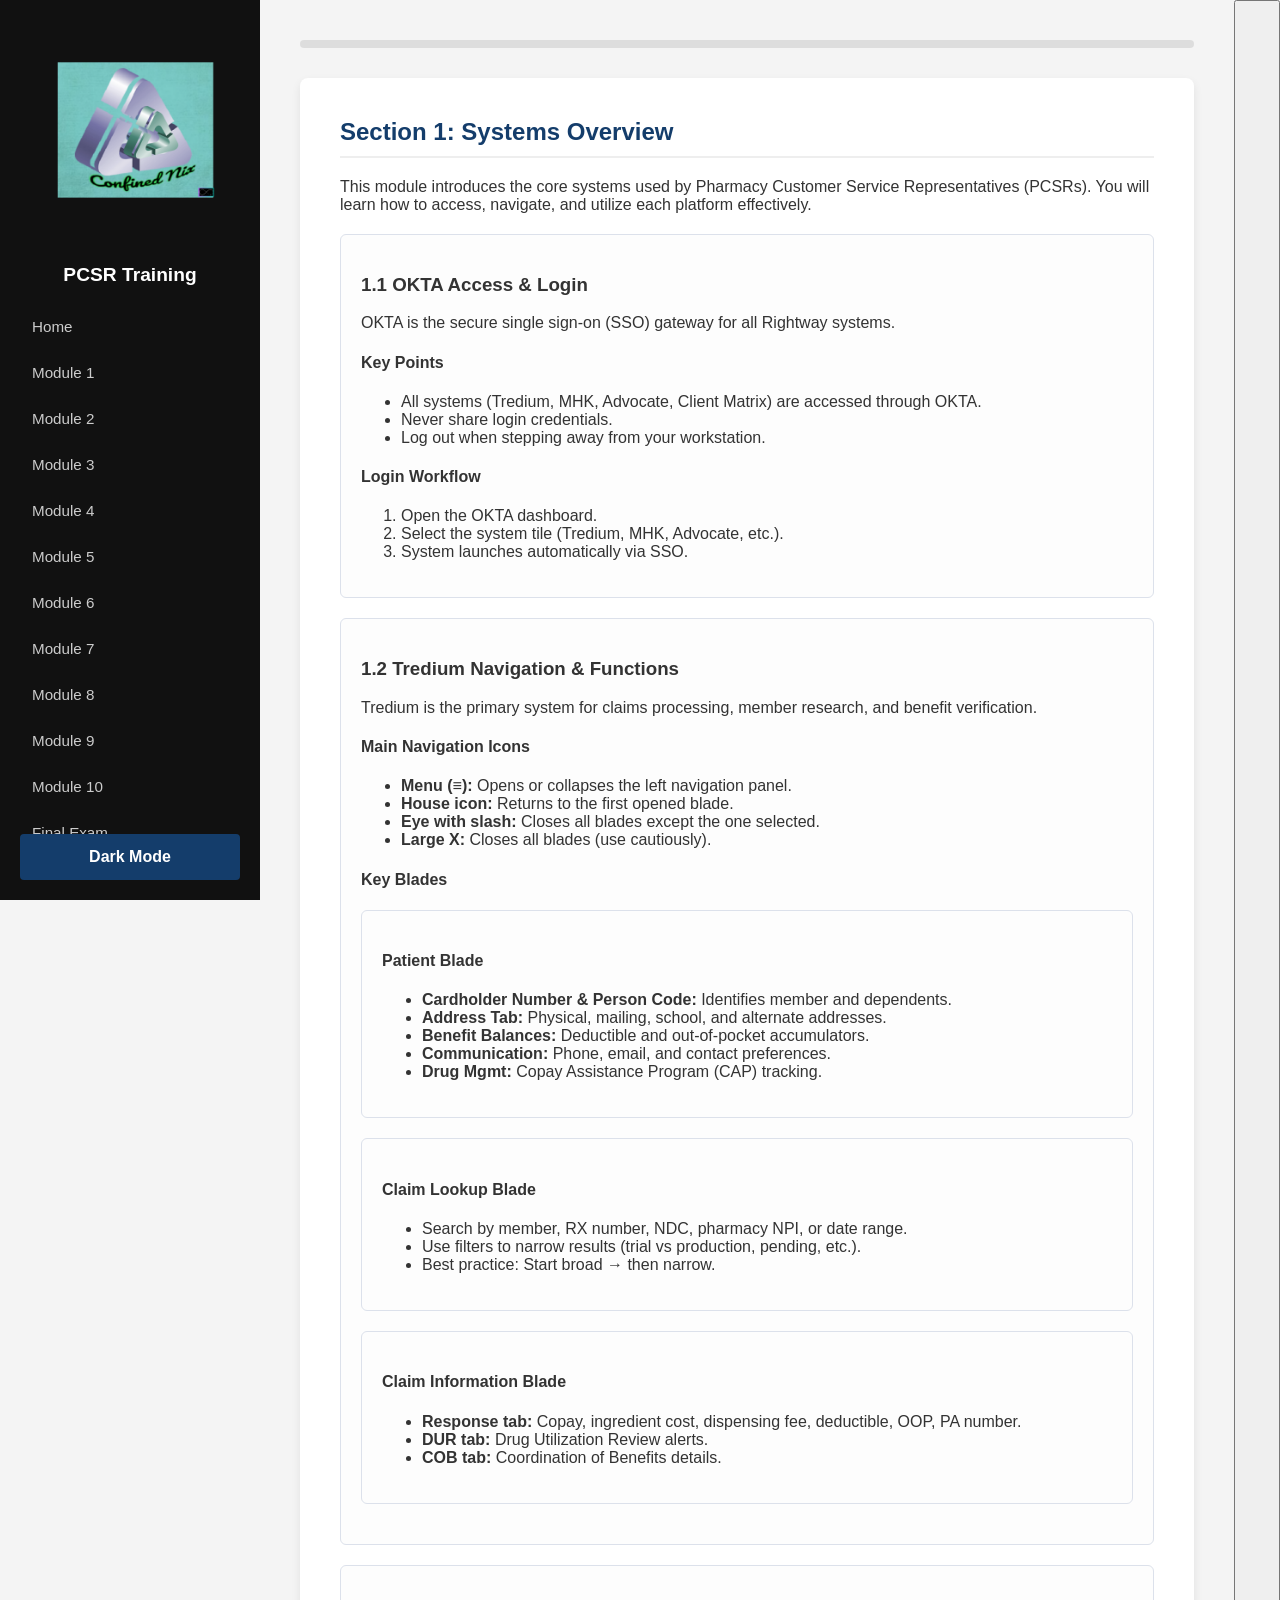
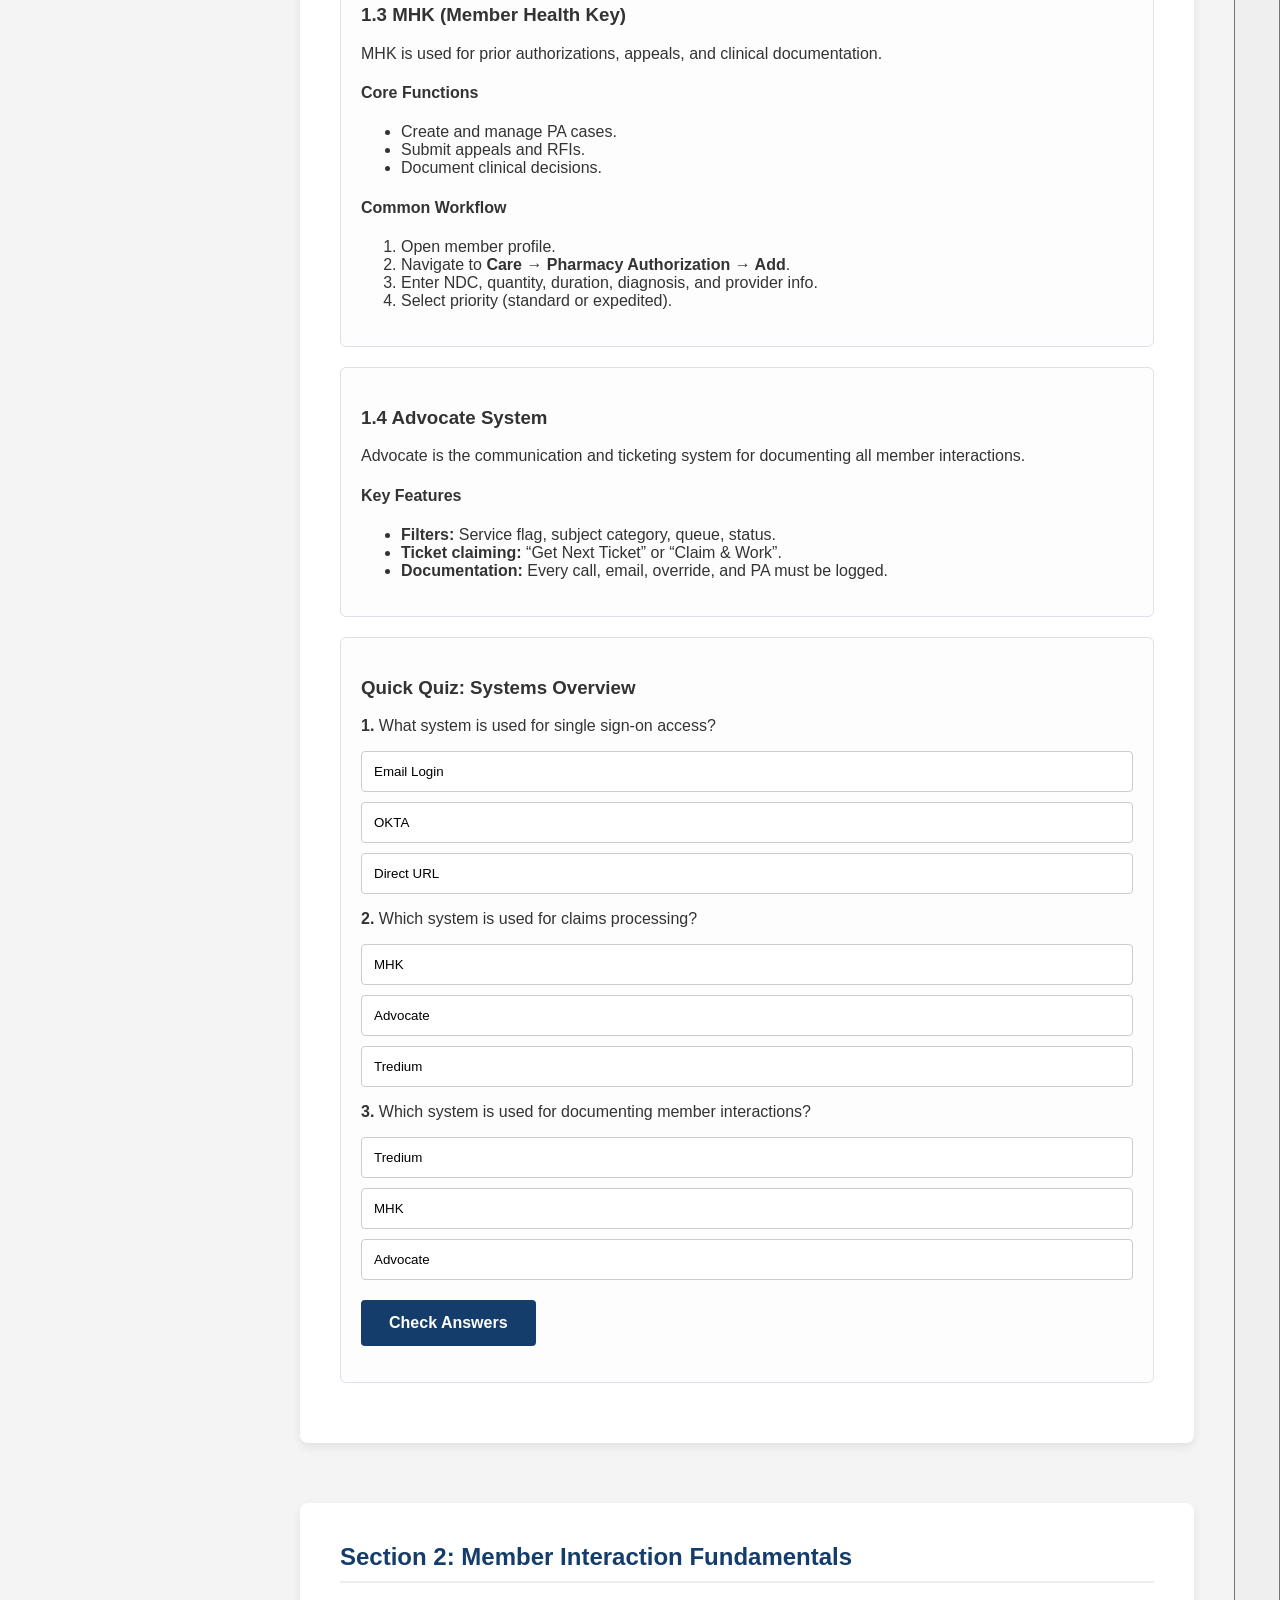
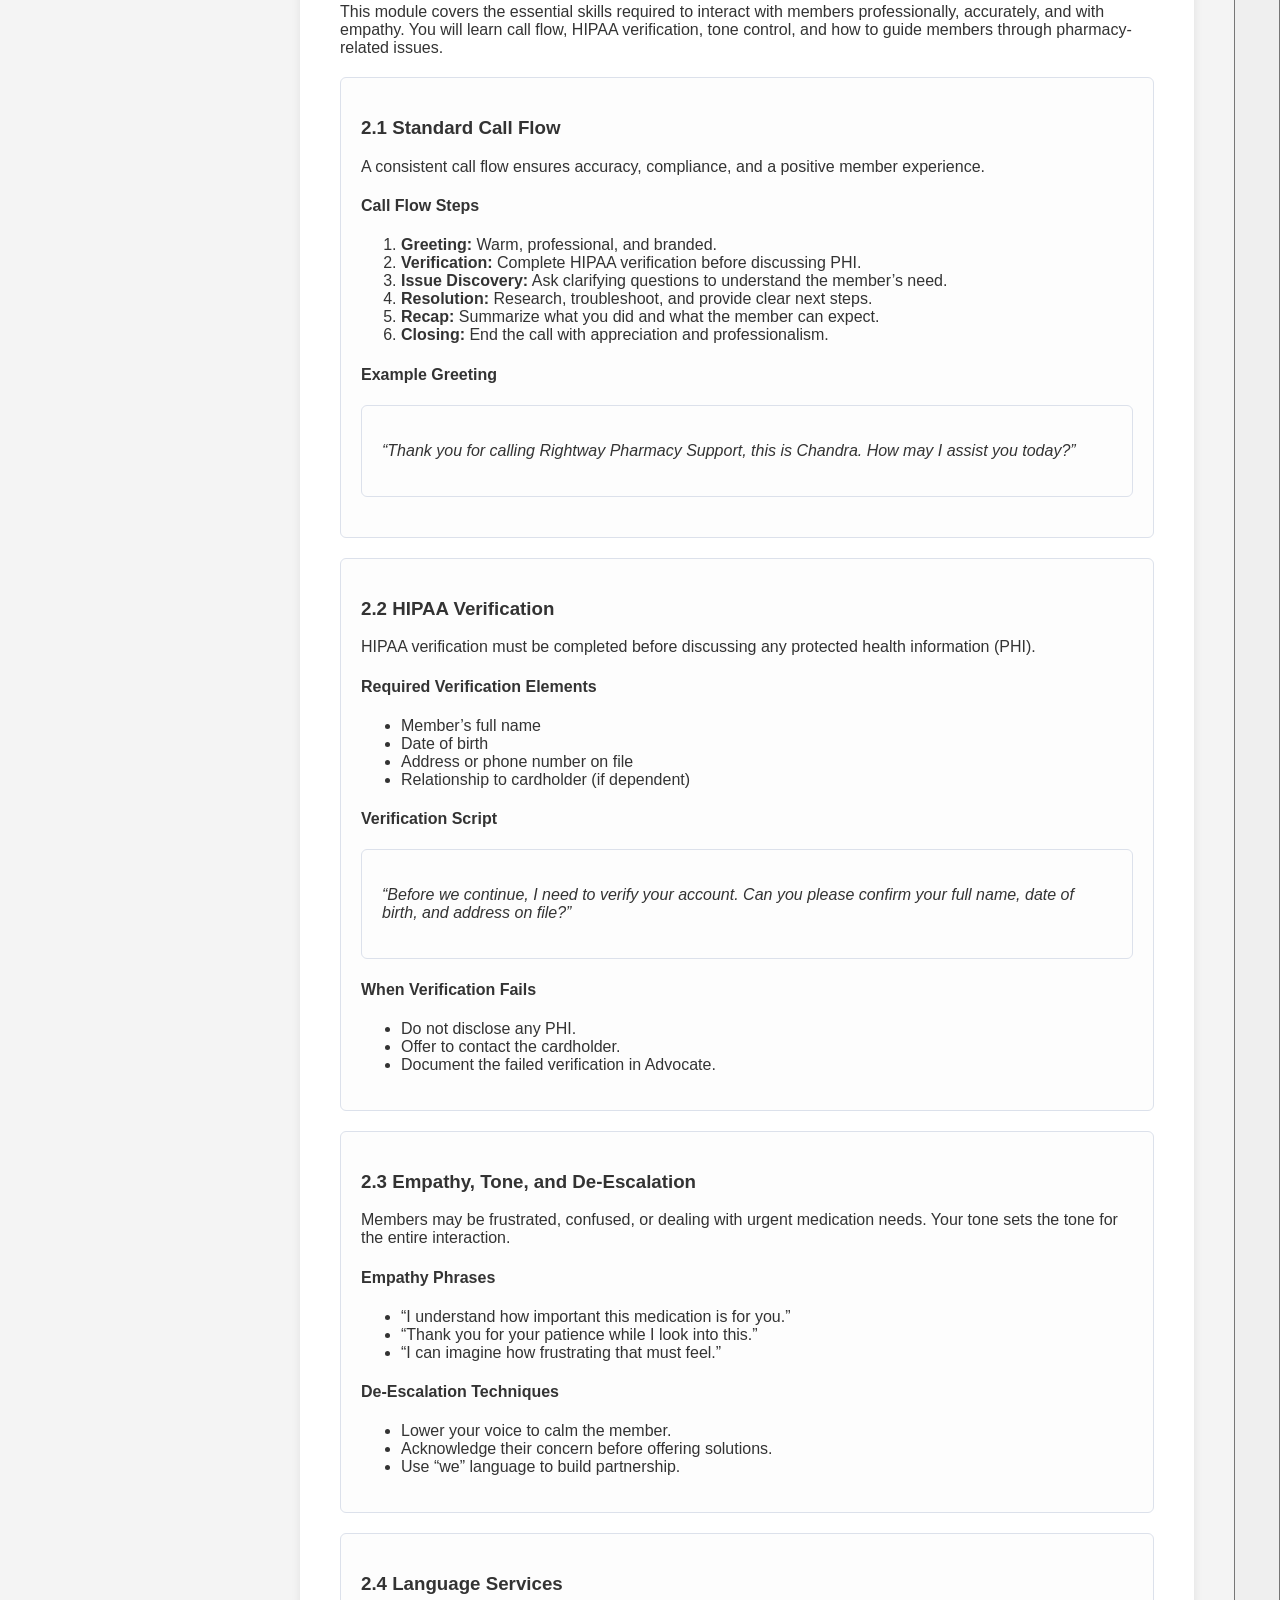
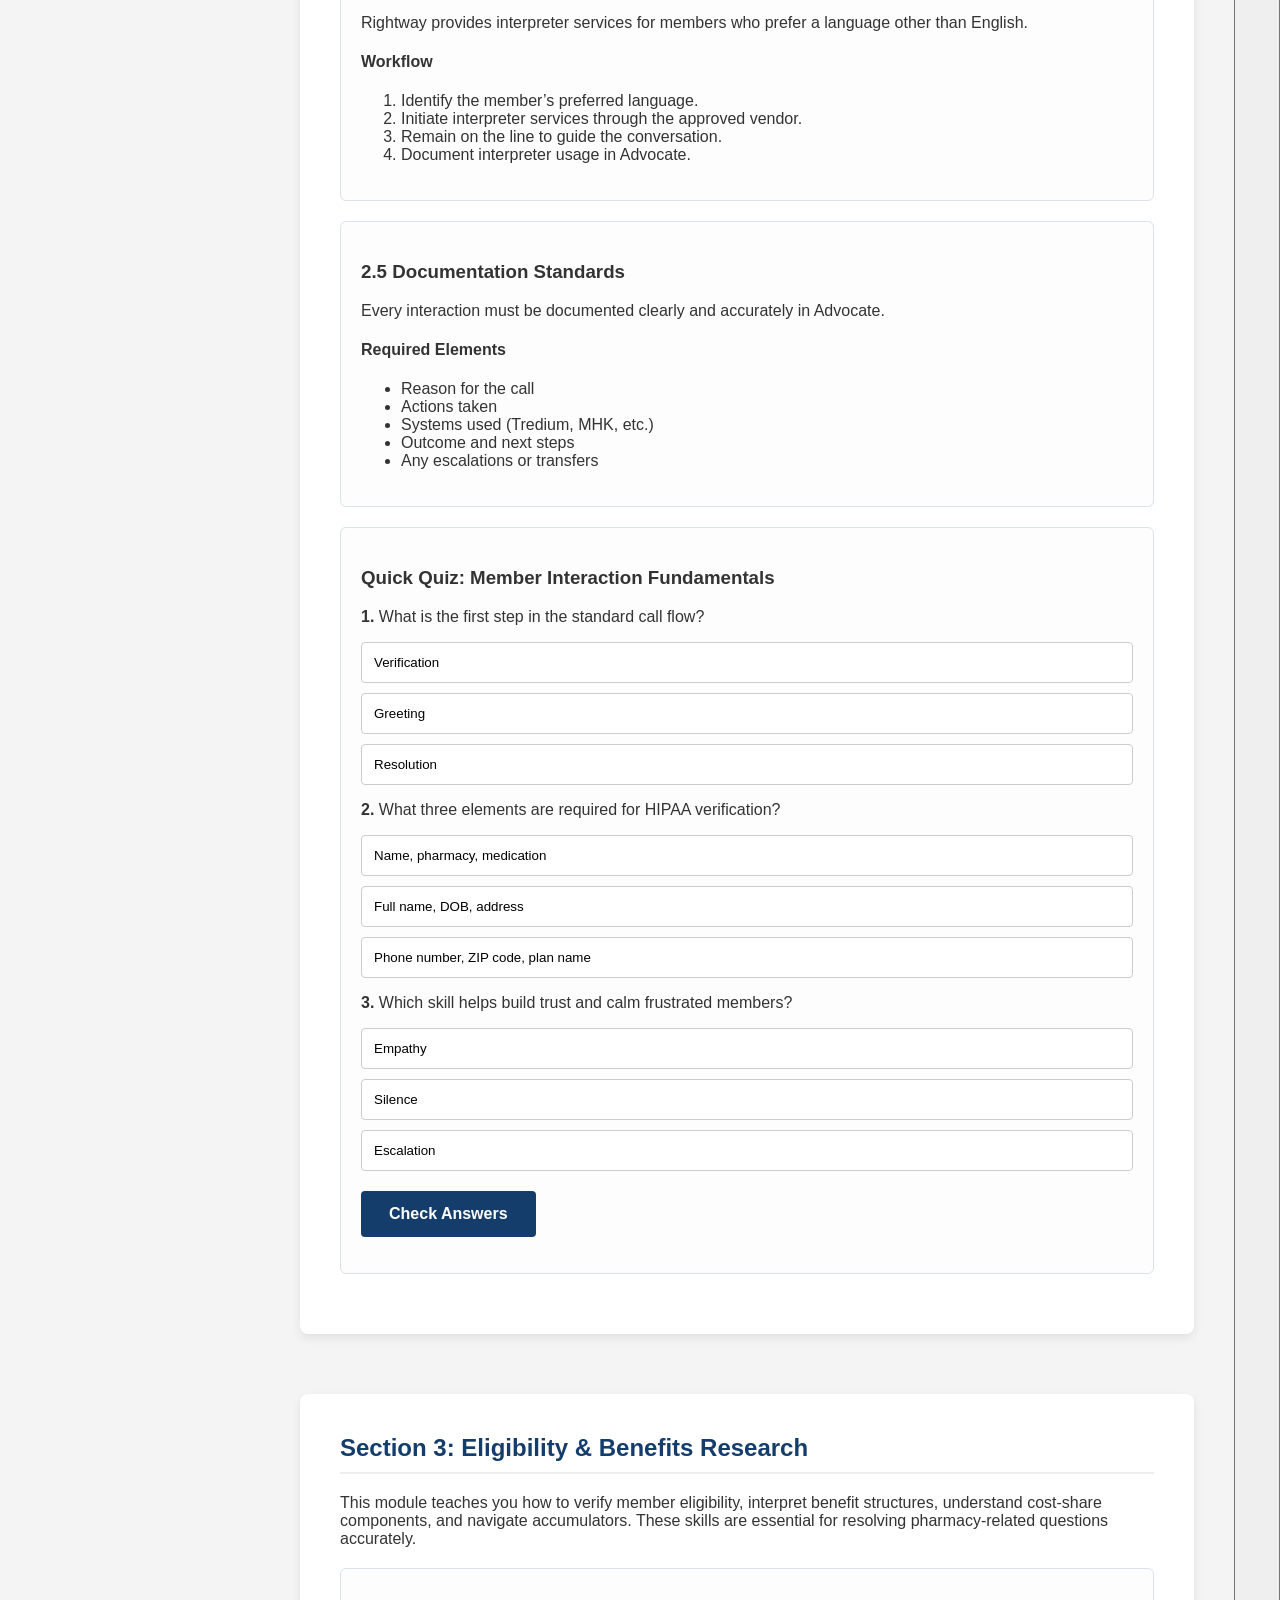
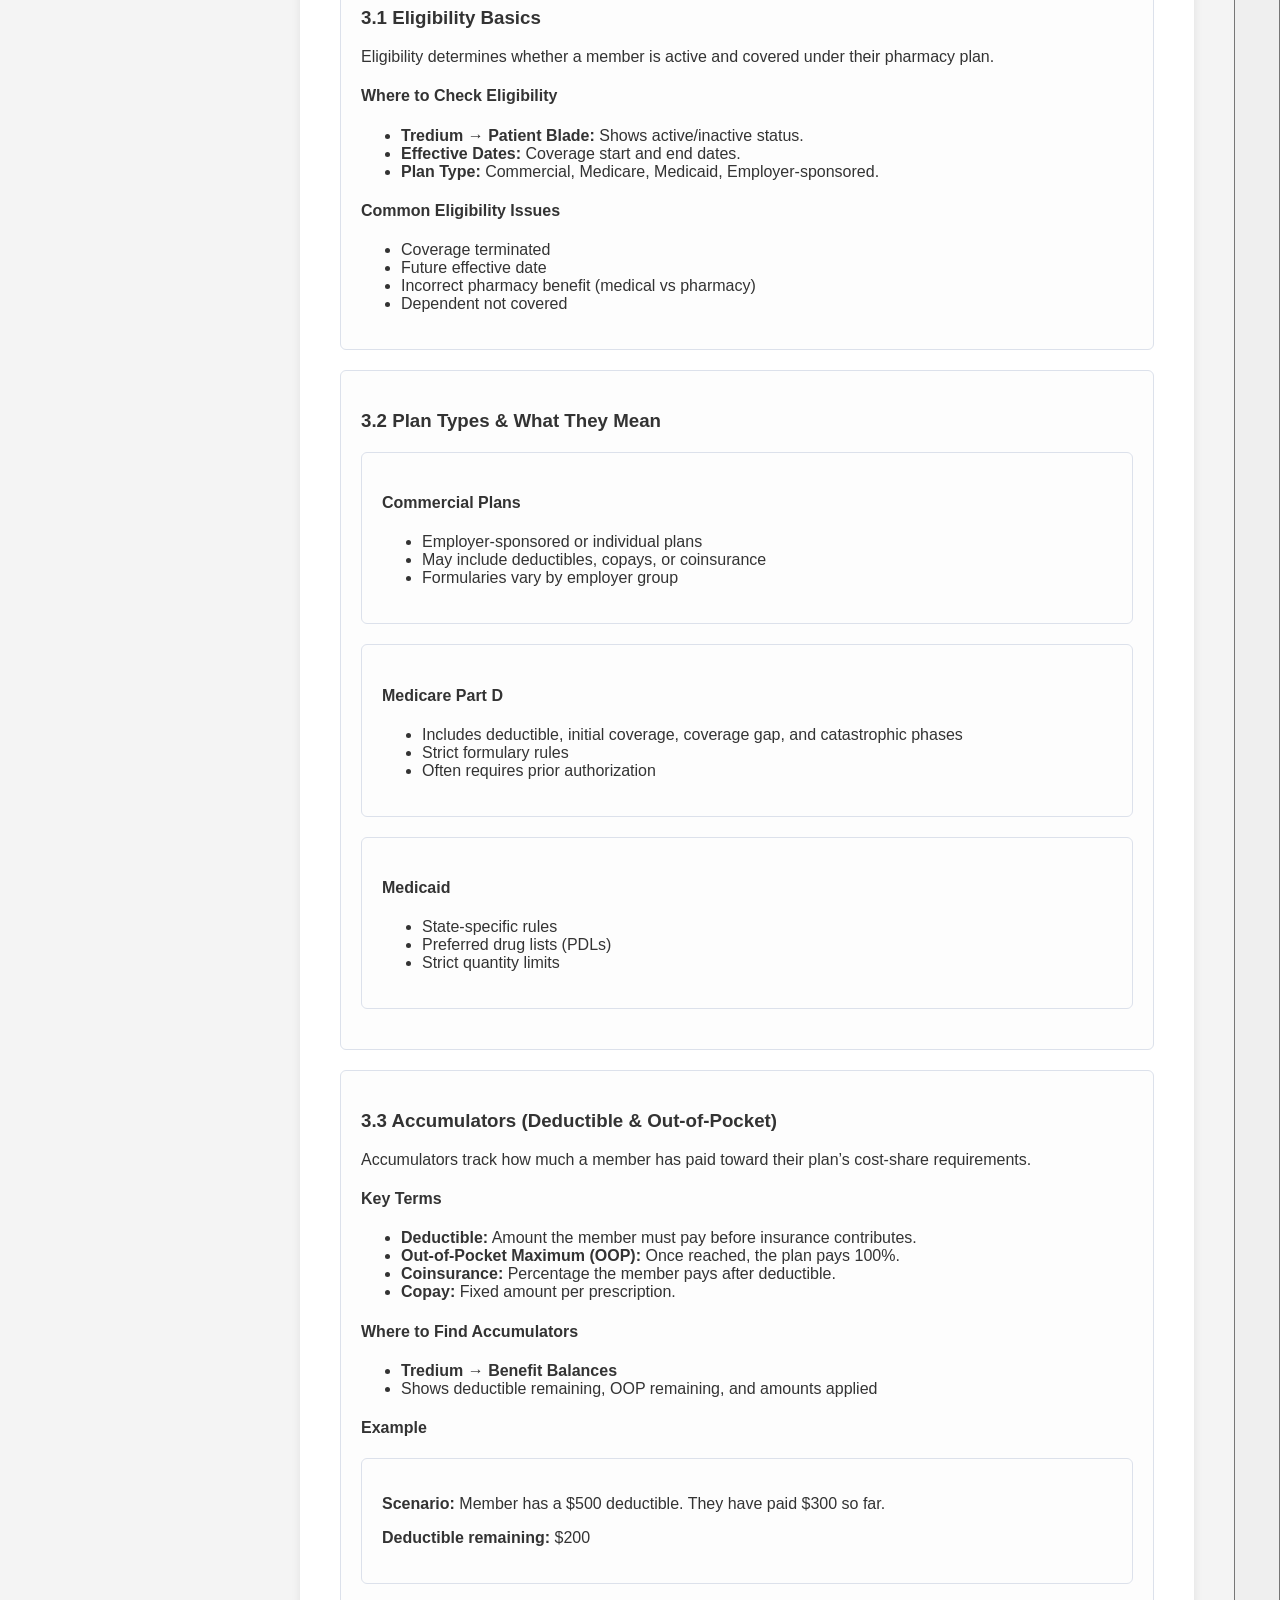
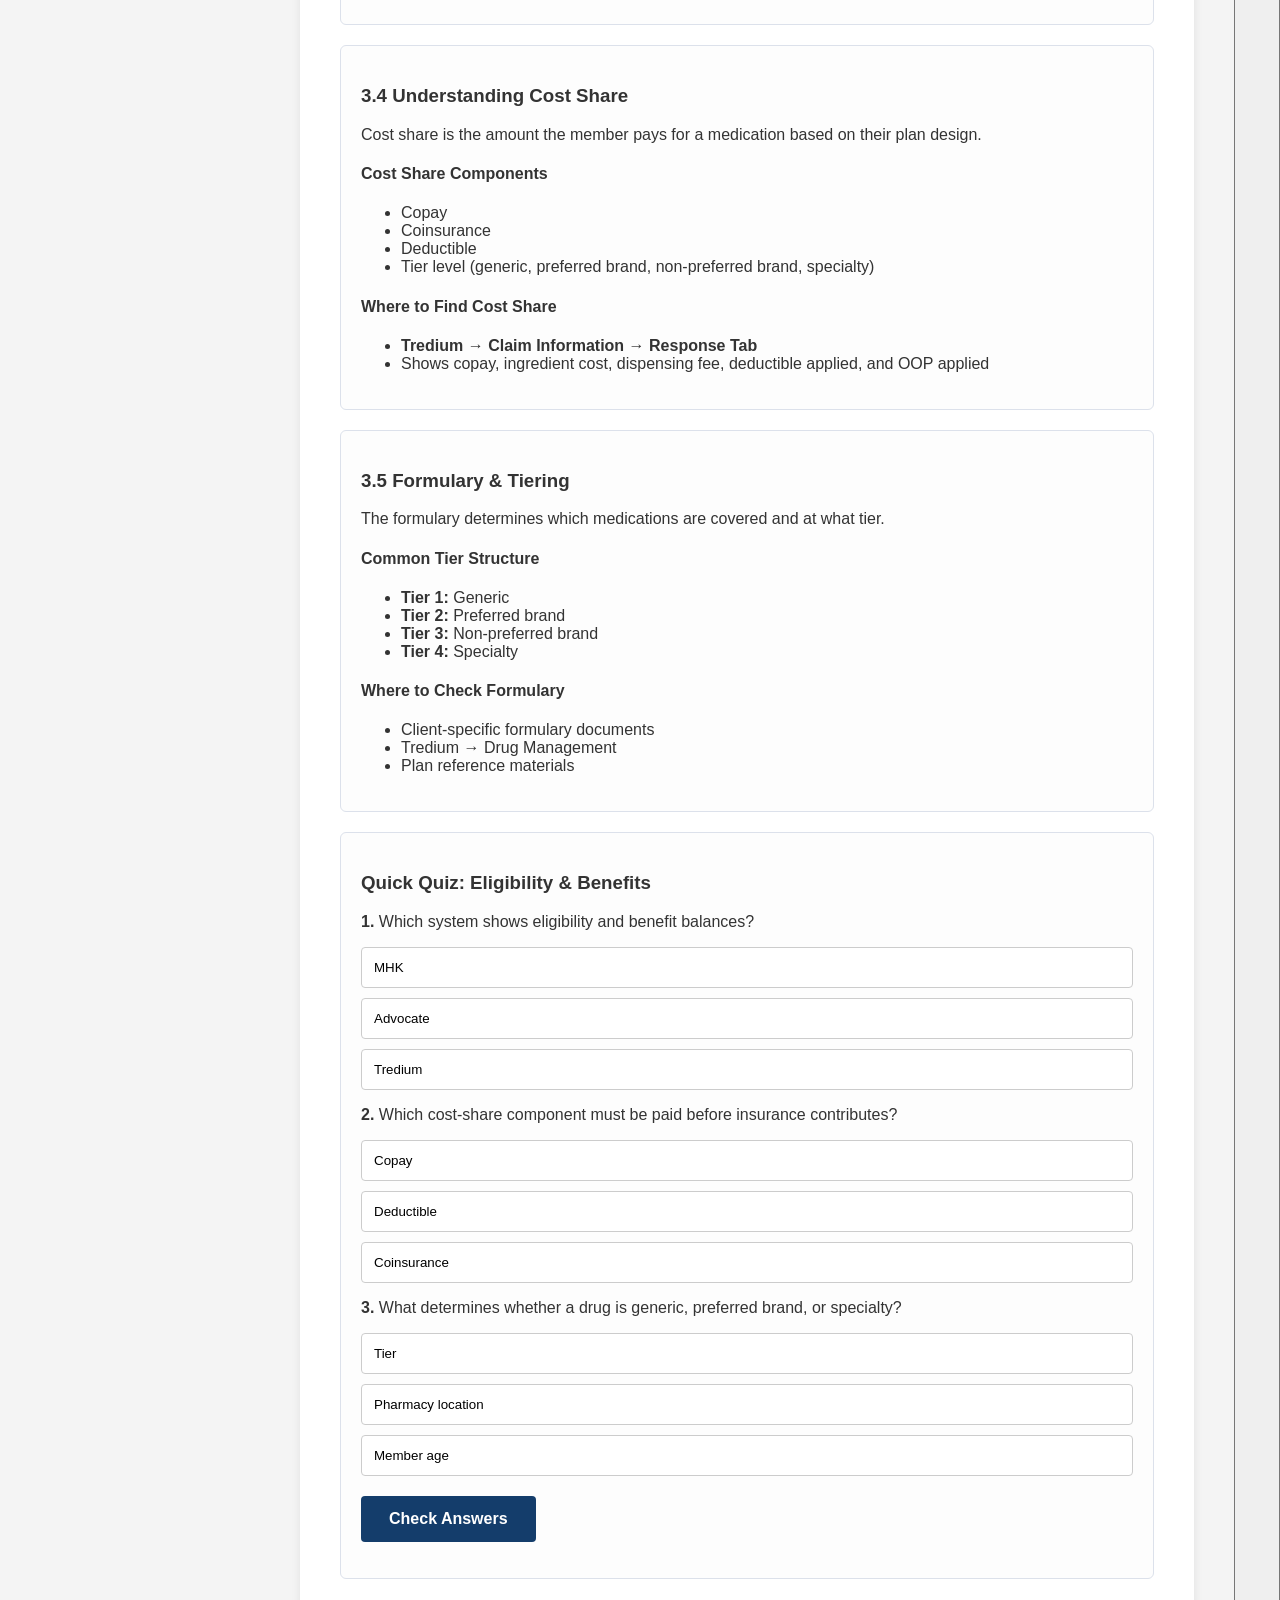
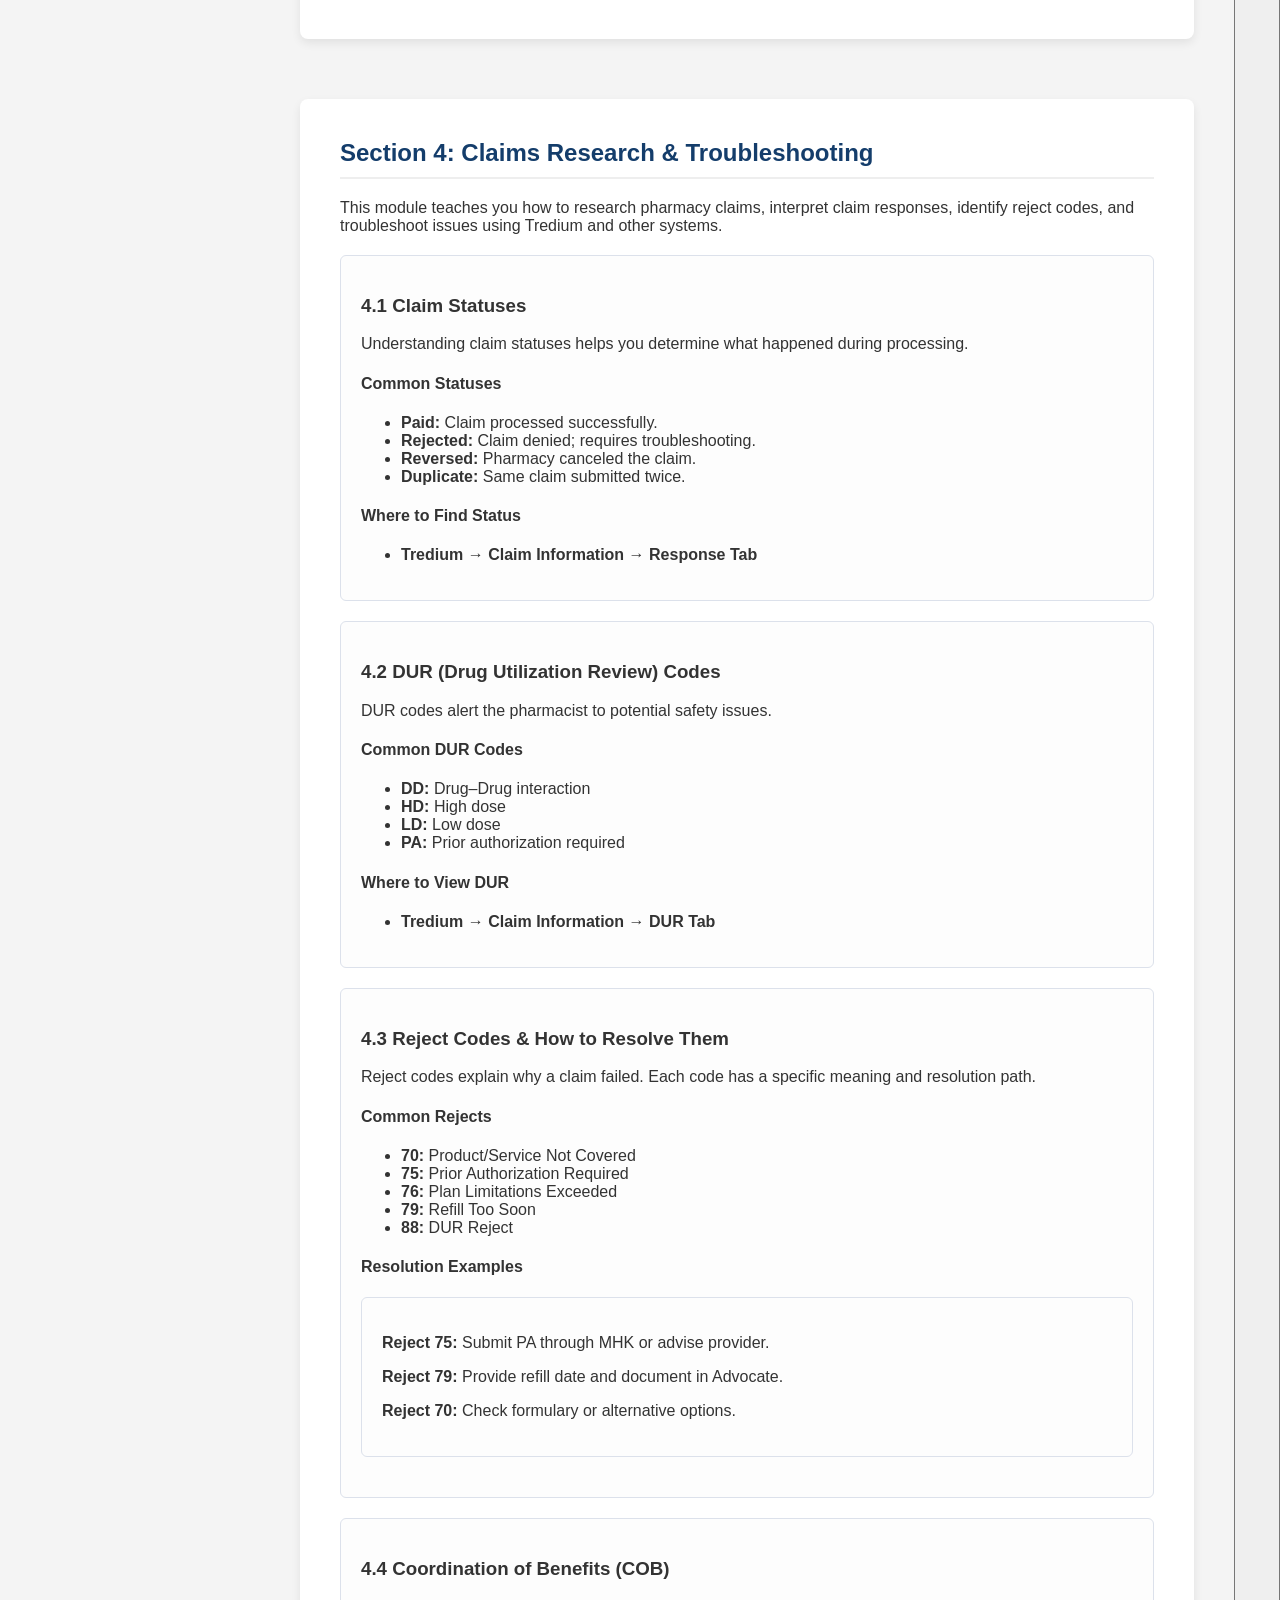
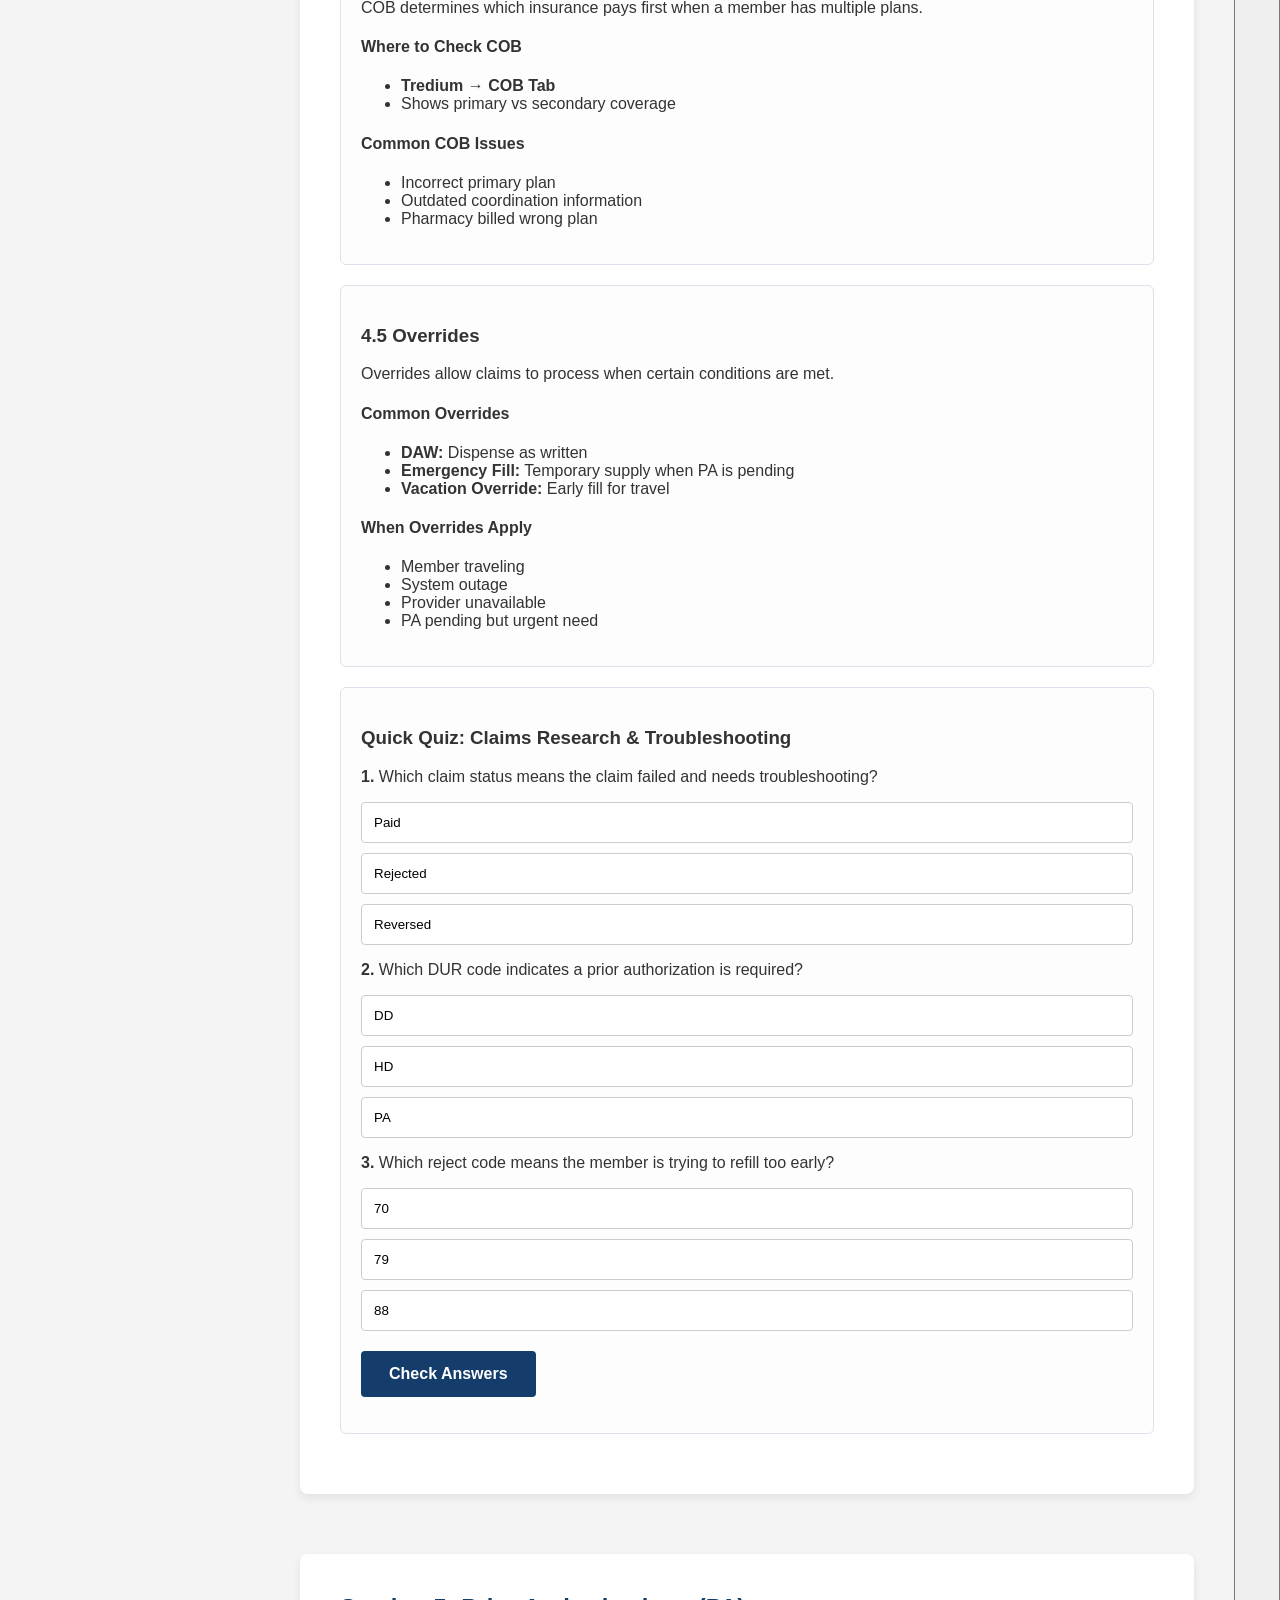
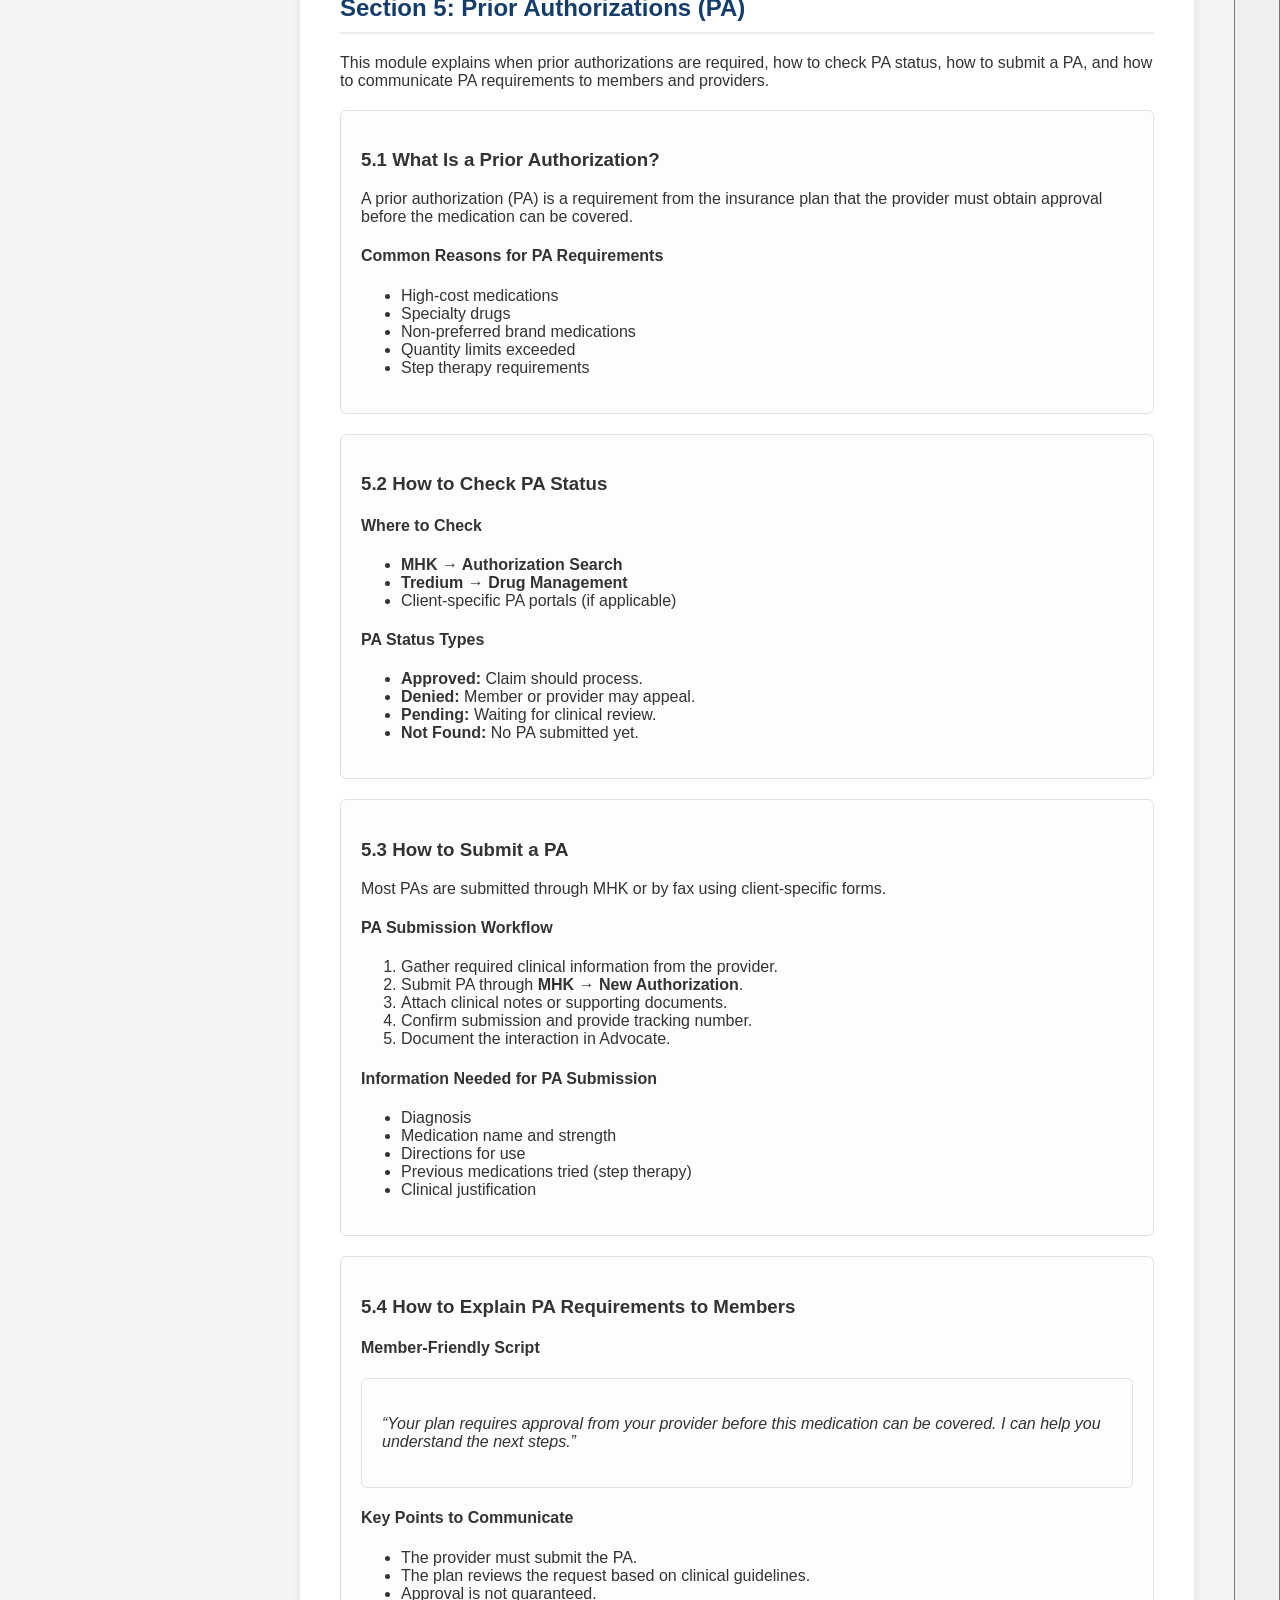
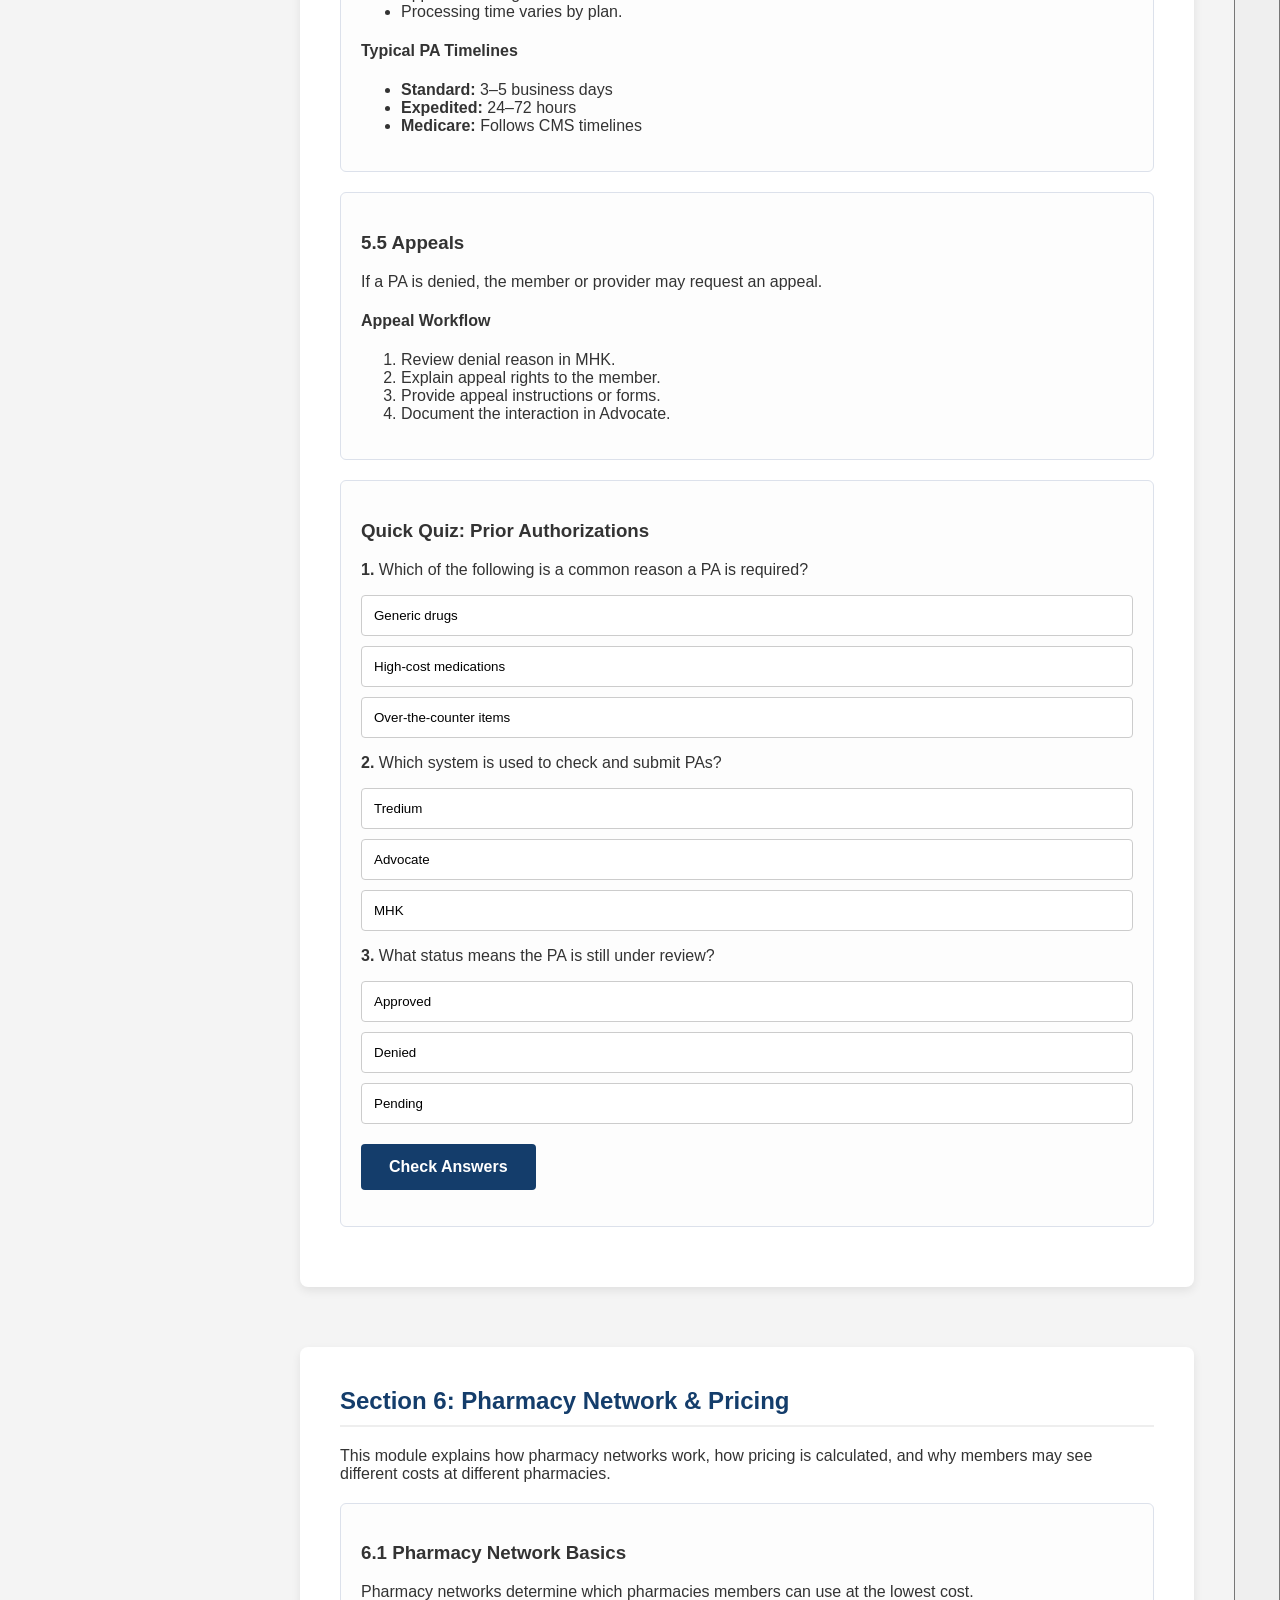
<file: index.html>
<!DOCTYPE html>
<html lang="en">
<head>
  <meta charset="UTF-8">
  <title>PCSR Training Portal</title>
  <link rel="stylesheet" href="styles.css">
</head>

<body>

<aside class="sidebar">
  <div class="sidebar-logo">
    <img src="ConfinedNix.png" alt="PCSR Logo" style="width: 100%; border-radius: 8px;">
  </div>

  <h2 class="sidebar-title">PCSR Training</h2>

  <nav class="sidebar-nav">
    <a href="#home" class="nav-link">Home</a>
    <a href="#module1" class="nav-link">Module 1</a>
    <a href="#module2" class="nav-link">Module 2</a>
    <a href="#module3" class="nav-link">Module 3</a>
    <a href="#module4" class="nav-link">Module 4</a>
    <a href="#module5" class="nav-link">Module 5</a>
    <a href="#module6" class="nav-link">Module 6</a>
    <a href="#module7" class="nav-link">Module 7</a>
    <a href="#module8" class="nav-link">Module 8</a>
    <a href="#module9" class="nav-link">Module 9</a>
    <a href="#module10" class="nav-link">Module 10</a>
    <a href="#finalExam" class="nav-link">Final Exam</a>
  </nav>

  <button id="darkModeToggle" class="primary-btn" style="margin-top: auto;">Dark Mode</button>
</aside>

  <!-- MAIN CONTENT WRAPPER -->
  <div class="content-wrapper">

    <!-- PROGRESS BAR -->
    <div class="progress-container">
      <div class="progress-bar" id="progressBar"></div>
    </div>
  
 <!-- ========================= -->
<!-- SECTION 1 — SYSTEMS OVERVIEW -->
<!-- ========================= -->

<section id="module1" class="content-section">

  <h2>Section 1: Systems Overview</h2>
  <p>This module introduces the core systems used by Pharmacy Customer Service Representatives (PCSRs). You will learn how to access, navigate, and utilize each platform effectively.</p>

  <!-- 1.1 OKTA & SYSTEM ACCESS -->
  <article class="card">
    <h3>1.1 OKTA Access & Login</h3>
    <p>OKTA is the secure single sign-on (SSO) gateway for all Rightway systems.</p>

    <h4>Key Points</h4>
    <ul>
      <li>All systems (Tredium, MHK, Advocate, Client Matrix) are accessed through OKTA.</li>
      <li>Never share login credentials.</li>
      <li>Log out when stepping away from your workstation.</li>
    </ul>

    <h4>Login Workflow</h4>
    <ol>
      <li>Open the OKTA dashboard.</li>
      <li>Select the system tile (Tredium, MHK, Advocate, etc.).</li>
      <li>System launches automatically via SSO.</li>
    </ol>
  </article>

  <!-- 1.2 TREDIUM -->
  <article class="card">
    <h3>1.2 Tredium Navigation & Functions</h3>
    <p>Tredium is the primary system for claims processing, member research, and benefit verification.</p>

    <h4>Main Navigation Icons</h4>
    <ul>
      <li><strong>Menu (≡):</strong> Opens or collapses the left navigation panel.</li>
      <li><strong>House icon:</strong> Returns to the first opened blade.</li>
      <li><strong>Eye with slash:</strong> Closes all blades except the one selected.</li>
      <li><strong>Large X:</strong> Closes all blades (use cautiously).</li>
    </ul>

    <h4>Key Blades</h4>

    <div class="card">
      <h4>Patient Blade</h4>
      <ul>
        <li><strong>Cardholder Number & Person Code:</strong> Identifies member and dependents.</li>
        <li><strong>Address Tab:</strong> Physical, mailing, school, and alternate addresses.</li>
        <li><strong>Benefit Balances:</strong> Deductible and out-of-pocket accumulators.</li>
        <li><strong>Communication:</strong> Phone, email, and contact preferences.</li>
        <li><strong>Drug Mgmt:</strong> Copay Assistance Program (CAP) tracking.</li>
      </ul>
    </div>

    <div class="card">
      <h4>Claim Lookup Blade</h4>
      <ul>
        <li>Search by member, RX number, NDC, pharmacy NPI, or date range.</li>
        <li>Use filters to narrow results (trial vs production, pending, etc.).</li>
        <li>Best practice: Start broad → then narrow.</li>
      </ul>
    </div>

    <div class="card">
      <h4>Claim Information Blade</h4>
      <ul>
        <li><strong>Response tab:</strong> Copay, ingredient cost, dispensing fee, deductible, OOP, PA number.</li>
        <li><strong>DUR tab:</strong> Drug Utilization Review alerts.</li>
        <li><strong>COB tab:</strong> Coordination of Benefits details.</li>
      </ul>
    </div>
  </article>

  <!-- 1.3 MHK -->
  <article class="card">
    <h3>1.3 MHK (Member Health Key)</h3>
    <p>MHK is used for prior authorizations, appeals, and clinical documentation.</p>

    <h4>Core Functions</h4>
    <ul>
      <li>Create and manage PA cases.</li>
      <li>Submit appeals and RFIs.</li>
      <li>Document clinical decisions.</li>
    </ul>

    <h4>Common Workflow</h4>
    <ol>
      <li>Open member profile.</li>
      <li>Navigate to <strong>Care → Pharmacy Authorization → Add</strong>.</li>
      <li>Enter NDC, quantity, duration, diagnosis, and provider info.</li>
      <li>Select priority (standard or expedited).</li>
    </ol>
  </article>

  <!-- 1.4 ADVOCATE -->
  <article class="card">
    <h3>1.4 Advocate System</h3>
    <p>Advocate is the communication and ticketing system for documenting all member interactions.</p>

    <h4>Key Features</h4>
    <ul>
      <li><strong>Filters:</strong> Service flag, subject category, queue, status.</li>
      <li><strong>Ticket claiming:</strong> “Get Next Ticket” or “Claim & Work”.</li>
      <li><strong>Documentation:</strong> Every call, email, override, and PA must be logged.</li>
    </ul>
  </article>

  <!-- QUIZ -->
  <section class="quiz card">
    <h3>Quick Quiz: Systems Overview</h3>

    <div class="quiz-question" data-answer="OKTA">
      <p><strong>1.</strong> What system is used for single sign-on access?</p>
      <button class="quiz-option">Email Login</button>
      <button class="quiz-option">OKTA</button>
      <button class="quiz-option">Direct URL</button>
    </div>

    <div class="quiz-question" data-answer="Tredium">
      <p><strong>2.</strong> Which system is used for claims processing?</p>
      <button class="quiz-option">MHK</button>
      <button class="quiz-option">Advocate</button>
      <button class="quiz-option">Tredium</button>
    </div>

    <div class="quiz-question" data-answer="Advocate">
      <p><strong>3.</strong> Which system is used for documenting member interactions?</p>
      <button class="quiz-option">Tredium</button>
      <button class="quiz-option">MHK</button>
      <button class="quiz-option">Advocate</button>
    </div>

    <button class="primary-btn">Check Answers</button>
    <p class="quiz-result"></p>
  </section>

</section>
<!-- ================================ -->
<!-- SECTION 2 — MEMBER INTERACTION FUNDAMENTALS -->
<!-- ================================ -->

<section id="module2" class="content-section">

  <h2>Section 2: Member Interaction Fundamentals</h2>
  <p>This module covers the essential skills required to interact with members professionally, accurately, and with empathy. You will learn call flow, HIPAA verification, tone control, and how to guide members through pharmacy-related issues.</p>

  <!-- 2.1 CALL FLOW OVERVIEW -->
  <article class="card">
    <h3>2.1 Standard Call Flow</h3>
    <p>A consistent call flow ensures accuracy, compliance, and a positive member experience.</p>

    <h4>Call Flow Steps</h4>
    <ol>
      <li><strong>Greeting:</strong> Warm, professional, and branded.</li>
      <li><strong>Verification:</strong> Complete HIPAA verification before discussing PHI.</li>
      <li><strong>Issue Discovery:</strong> Ask clarifying questions to understand the member’s need.</li>
      <li><strong>Resolution:</strong> Research, troubleshoot, and provide clear next steps.</li>
      <li><strong>Recap:</strong> Summarize what you did and what the member can expect.</li>
      <li><strong>Closing:</strong> End the call with appreciation and professionalism.</li>
    </ol>

    <h4>Example Greeting</h4>
    <div class="card">
      <p><em>“Thank you for calling Rightway Pharmacy Support, this is Chandra. How may I assist you today?”</em></p>
    </div>
  </article>

  <!-- 2.2 HIPAA VERIFICATION -->
  <article class="card">
    <h3>2.2 HIPAA Verification</h3>
    <p>HIPAA verification must be completed before discussing any protected health information (PHI).</p>

    <h4>Required Verification Elements</h4>
    <ul>
      <li>Member’s full name</li>
      <li>Date of birth</li>
      <li>Address or phone number on file</li>
      <li>Relationship to cardholder (if dependent)</li>
    </ul>

    <h4>Verification Script</h4>
    <div class="card">
      <p><em>“Before we continue, I need to verify your account. Can you please confirm your full name, date of birth, and address on file?”</em></p>
    </div>

    <h4>When Verification Fails</h4>
    <ul>
      <li>Do not disclose any PHI.</li>
      <li>Offer to contact the cardholder.</li>
      <li>Document the failed verification in Advocate.</li>
    </ul>
  </article>

  <!-- 2.3 EMPATHY & TONE -->
  <article class="card">
    <h3>2.3 Empathy, Tone, and De‑Escalation</h3>
    <p>Members may be frustrated, confused, or dealing with urgent medication needs. Your tone sets the tone for the entire interaction.</p>

    <h4>Empathy Phrases</h4>
    <ul>
      <li>“I understand how important this medication is for you.”</li>
      <li>“Thank you for your patience while I look into this.”</li>
      <li>“I can imagine how frustrating that must feel.”</li>
    </ul>

    <h4>De‑Escalation Techniques</h4>
    <ul>
      <li>Lower your voice to calm the member.</li>
      <li>Acknowledge their concern before offering solutions.</li>
      <li>Use “we” language to build partnership.</li>
    </ul>
  </article>

  <!-- 2.4 LANGUAGE SERVICES -->
  <article class="card">
    <h3>2.4 Language Services</h3>
    <p>Rightway provides interpreter services for members who prefer a language other than English.</p>

    <h4>Workflow</h4>
    <ol>
      <li>Identify the member’s preferred language.</li>
      <li>Initiate interpreter services through the approved vendor.</li>
      <li>Remain on the line to guide the conversation.</li>
      <li>Document interpreter usage in Advocate.</li>
    </ol>
  </article>

  <!-- 2.5 CALL DOCUMENTATION -->
  <article class="card">
    <h3>2.5 Documentation Standards</h3>
    <p>Every interaction must be documented clearly and accurately in Advocate.</p>

    <h4>Required Elements</h4>
    <ul>
      <li>Reason for the call</li>
      <li>Actions taken</li>
      <li>Systems used (Tredium, MHK, etc.)</li>
      <li>Outcome and next steps</li>
      <li>Any escalations or transfers</li>
    </ul>
  </article>

  <!-- QUIZ -->
  <section class="quiz card">
    <h3>Quick Quiz: Member Interaction Fundamentals</h3>

    <div class="quiz-question" data-answer="Greeting">
      <p><strong>1.</strong> What is the first step in the standard call flow?</p>
      <button class="quiz-option">Verification</button>
      <button class="quiz-option">Greeting</button>
      <button class="quiz-option">Resolution</button>
    </div>

    <div class="quiz-question" data-answer="Full name, DOB, address">
      <p><strong>2.</strong> What three elements are required for HIPAA verification?</p>
      <button class="quiz-option">Name, pharmacy, medication</button>
      <button class="quiz-option">Full name, DOB, address</button>
      <button class="quiz-option">Phone number, ZIP code, plan name</button>
    </div>

    <div class="quiz-question" data-answer="Empathy">
      <p><strong>3.</strong> Which skill helps build trust and calm frustrated members?</p>
      <button class="quiz-option">Empathy</button>
      <button class="quiz-option">Silence</button>
      <button class="quiz-option">Escalation</button>
    </div>

    <button class="primary-btn">Check Answers</button>
    <p class="quiz-result"></p>
  </section>

</section>
<!-- ===================================== -->
<!-- SECTION 3 — ELIGIBILITY & BENEFITS RESEARCH -->
<!-- ===================================== -->

<section id="module3" class="content-section">

  <h2>Section 3: Eligibility & Benefits Research</h2>
  <p>This module teaches you how to verify member eligibility, interpret benefit structures, understand cost‑share components, and navigate accumulators. These skills are essential for resolving pharmacy‑related questions accurately.</p>

  <!-- 3.1 ELIGIBILITY BASICS -->
  <article class="card">
    <h3>3.1 Eligibility Basics</h3>
    <p>Eligibility determines whether a member is active and covered under their pharmacy plan.</p>

    <h4>Where to Check Eligibility</h4>
    <ul>
      <li><strong>Tredium → Patient Blade:</strong> Shows active/inactive status.</li>
      <li><strong>Effective Dates:</strong> Coverage start and end dates.</li>
      <li><strong>Plan Type:</strong> Commercial, Medicare, Medicaid, Employer‑sponsored.</li>
    </ul>

    <h4>Common Eligibility Issues</h4>
    <ul>
      <li>Coverage terminated</li>
      <li>Future effective date</li>
      <li>Incorrect pharmacy benefit (medical vs pharmacy)</li>
      <li>Dependent not covered</li>
    </ul>
  </article>

  <!-- 3.2 PLAN TYPES -->
  <article class="card">
    <h3>3.2 Plan Types & What They Mean</h3>

    <div class="card">
      <h4>Commercial Plans</h4>
      <ul>
        <li>Employer‑sponsored or individual plans</li>
        <li>May include deductibles, copays, or coinsurance</li>
        <li>Formularies vary by employer group</li>
      </ul>
    </div>

    <div class="card">
      <h4>Medicare Part D</h4>
      <ul>
        <li>Includes deductible, initial coverage, coverage gap, and catastrophic phases</li>
        <li>Strict formulary rules</li>
        <li>Often requires prior authorization</li>
      </ul>
    </div>

    <div class="card">
      <h4>Medicaid</h4>
      <ul>
        <li>State‑specific rules</li>
        <li>Preferred drug lists (PDLs)</li>
        <li>Strict quantity limits</li>
      </ul>
    </div>
  </article>

  <!-- 3.3 ACCUMULATORS -->
  <article class="card">
    <h3>3.3 Accumulators (Deductible & Out‑of‑Pocket)</h3>
    <p>Accumulators track how much a member has paid toward their plan’s cost‑share requirements.</p>

    <h4>Key Terms</h4>
    <ul>
      <li><strong>Deductible:</strong> Amount the member must pay before insurance contributes.</li>
      <li><strong>Out‑of‑Pocket Maximum (OOP):</strong> Once reached, the plan pays 100%.</li>
      <li><strong>Coinsurance:</strong> Percentage the member pays after deductible.</li>
      <li><strong>Copay:</strong> Fixed amount per prescription.</li>
    </ul>

    <h4>Where to Find Accumulators</h4>
    <ul>
      <li><strong>Tredium → Benefit Balances</strong></li>
      <li>Shows deductible remaining, OOP remaining, and amounts applied</li>
    </ul>

    <h4>Example</h4>
    <div class="card">
      <p><strong>Scenario:</strong> Member has a $500 deductible. They have paid $300 so far.</p>
      <p><strong>Deductible remaining:</strong> $200</p>
    </div>
  </article>

  <!-- 3.4 COST SHARE -->
  <article class="card">
    <h3>3.4 Understanding Cost Share</h3>
    <p>Cost share is the amount the member pays for a medication based on their plan design.</p>

    <h4>Cost Share Components</h4>
    <ul>
      <li>Copay</li>
      <li>Coinsurance</li>
      <li>Deductible</li>
      <li>Tier level (generic, preferred brand, non‑preferred brand, specialty)</li>
    </ul>

    <h4>Where to Find Cost Share</h4>
    <ul>
      <li><strong>Tredium → Claim Information → Response Tab</strong></li>
      <li>Shows copay, ingredient cost, dispensing fee, deductible applied, and OOP applied</li>
    </ul>
  </article>

  <!-- 3.5 FORMULARY -->
  <article class="card">
    <h3>3.5 Formulary & Tiering</h3>
    <p>The formulary determines which medications are covered and at what tier.</p>

    <h4>Common Tier Structure</h4>
    <ul>
      <li><strong>Tier 1:</strong> Generic</li>
      <li><strong>Tier 2:</strong> Preferred brand</li>
      <li><strong>Tier 3:</strong> Non‑preferred brand</li>
      <li><strong>Tier 4:</strong> Specialty</li>
    </ul>

    <h4>Where to Check Formulary</h4>
    <ul>
      <li>Client‑specific formulary documents</li>
      <li>Tredium → Drug Management</li>
      <li>Plan reference materials</li>
    </ul>
  </article>

  <!-- QUIZ -->
  <section class="quiz card">
    <h3>Quick Quiz: Eligibility & Benefits</h3>

    <div class="quiz-question" data-answer="Tredium">
      <p><strong>1.</strong> Which system shows eligibility and benefit balances?</p>
      <button class="quiz-option">MHK</button>
      <button class="quiz-option">Advocate</button>
      <button class="quiz-option">Tredium</button>
    </div>

    <div class="quiz-question" data-answer="Deductible">
      <p><strong>2.</strong> Which cost‑share component must be paid before insurance contributes?</p>
      <button class="quiz-option">Copay</button>
      <button class="quiz-option">Deductible</button>
      <button class="quiz-option">Coinsurance</button>
    </div>

    <div class="quiz-question" data-answer="Tier">
      <p><strong>3.</strong> What determines whether a drug is generic, preferred brand, or specialty?</p>
      <button class="quiz-option">Tier</button>
      <button class="quiz-option">Pharmacy location</button>
      <button class="quiz-option">Member age</button>
    </div>

    <button class="primary-btn">Check Answers</button>
    <p class="quiz-result"></p>
  </section>

</section>
<!-- ===================================== -->
<!-- SECTION 4 — CLAIMS RESEARCH & TROUBLESHOOTING -->
<!-- ===================================== -->

<section id="module4" class="content-section">

  <h2>Section 4: Claims Research & Troubleshooting</h2>
  <p>This module teaches you how to research pharmacy claims, interpret claim responses, identify reject codes, and troubleshoot issues using Tredium and other systems.</p>

  <!-- 4.1 CLAIM STATUSES -->
  <article class="card">
    <h3>4.1 Claim Statuses</h3>
    <p>Understanding claim statuses helps you determine what happened during processing.</p>

    <h4>Common Statuses</h4>
    <ul>
      <li><strong>Paid:</strong> Claim processed successfully.</li>
      <li><strong>Rejected:</strong> Claim denied; requires troubleshooting.</li>
      <li><strong>Reversed:</strong> Pharmacy canceled the claim.</li>
      <li><strong>Duplicate:</strong> Same claim submitted twice.</li>
    </ul>

    <h4>Where to Find Status</h4>
    <ul>
      <li><strong>Tredium → Claim Information → Response Tab</strong></li>
    </ul>
  </article>

  <!-- 4.2 DUR CODES -->
  <article class="card">
    <h3>4.2 DUR (Drug Utilization Review) Codes</h3>
    <p>DUR codes alert the pharmacist to potential safety issues.</p>

    <h4>Common DUR Codes</h4>
    <ul>
      <li><strong>DD:</strong> Drug–Drug interaction</li>
      <li><strong>HD:</strong> High dose</li>
      <li><strong>LD:</strong> Low dose</li>
      <li><strong>PA:</strong> Prior authorization required</li>
    </ul>

    <h4>Where to View DUR</h4>
    <ul>
      <li><strong>Tredium → Claim Information → DUR Tab</strong></li>
    </ul>
  </article>

  <!-- 4.3 REJECT CODES -->
  <article class="card">
    <h3>4.3 Reject Codes & How to Resolve Them</h3>
    <p>Reject codes explain why a claim failed. Each code has a specific meaning and resolution path.</p>

    <h4>Common Rejects</h4>
    <ul>
      <li><strong>70:</strong> Product/Service Not Covered</li>
      <li><strong>75:</strong> Prior Authorization Required</li>
      <li><strong>76:</strong> Plan Limitations Exceeded</li>
      <li><strong>79:</strong> Refill Too Soon</li>
      <li><strong>88:</strong> DUR Reject</li>
    </ul>

    <h4>Resolution Examples</h4>
    <div class="card">
      <p><strong>Reject 75:</strong> Submit PA through MHK or advise provider.</p>
      <p><strong>Reject 79:</strong> Provide refill date and document in Advocate.</p>
      <p><strong>Reject 70:</strong> Check formulary or alternative options.</p>
    </div>
  </article>

  <!-- 4.4 COB -->
  <article class="card">
    <h3>4.4 Coordination of Benefits (COB)</h3>
    <p>COB determines which insurance pays first when a member has multiple plans.</p>

    <h4>Where to Check COB</h4>
    <ul>
      <li><strong>Tredium → COB Tab</strong></li>
      <li>Shows primary vs secondary coverage</li>
    </ul>

    <h4>Common COB Issues</h4>
    <ul>
      <li>Incorrect primary plan</li>
      <li>Outdated coordination information</li>
      <li>Pharmacy billed wrong plan</li>
    </ul>
  </article>

  <!-- 4.5 OVERRIDES -->
  <article class="card">
    <h3>4.5 Overrides</h3>
    <p>Overrides allow claims to process when certain conditions are met.</p>

    <h4>Common Overrides</h4>
    <ul>
      <li><strong>DAW:</strong> Dispense as written</li>
      <li><strong>Emergency Fill:</strong> Temporary supply when PA is pending</li>
      <li><strong>Vacation Override:</strong> Early fill for travel</li>
    </ul>

    <h4>When Overrides Apply</h4>
    <ul>
      <li>Member traveling</li>
      <li>System outage</li>
      <li>Provider unavailable</li>
      <li>PA pending but urgent need</li>
    </ul>
  </article>

  <!-- QUIZ -->
  <section class="quiz card">
    <h3>Quick Quiz: Claims Research & Troubleshooting</h3>

    <div class="quiz-question" data-answer="Rejected">
      <p><strong>1.</strong> Which claim status means the claim failed and needs troubleshooting?</p>
      <button class="quiz-option">Paid</button>
      <button class="quiz-option">Rejected</button>
      <button class="quiz-option">Reversed</button>
    </div>

    <div class="quiz-question" data-answer="PA">
      <p><strong>2.</strong> Which DUR code indicates a prior authorization is required?</p>
      <button class="quiz-option">DD</button>
      <button class="quiz-option">HD</button>
      <button class="quiz-option">PA</button>
    </div>

    <div class="quiz-question" data-answer="79">
      <p><strong>3.</strong> Which reject code means the member is trying to refill too early?</p>
      <button class="quiz-option">70</button>
      <button class="quiz-option">79</button>
      <button class="quiz-option">88</button>
    </div>

    <button class="primary-btn">Check Answers</button>
    <p class="quiz-result"></p>
  </section>

</section>
<!-- ===================================== -->
<!-- SECTION 5 — PRIOR AUTHORIZATIONS (PA) -->
<!-- ===================================== -->

<section id="module5" class="content-section">

  <h2>Section 5: Prior Authorizations (PA)</h2>
  <p>This module explains when prior authorizations are required, how to check PA status, how to submit a PA, and how to communicate PA requirements to members and providers.</p>

  <!-- 5.1 WHAT IS A PA -->
  <article class="card">
    <h3>5.1 What Is a Prior Authorization?</h3>
    <p>A prior authorization (PA) is a requirement from the insurance plan that the provider must obtain approval before the medication can be covered.</p>

    <h4>Common Reasons for PA Requirements</h4>
    <ul>
      <li>High-cost medications</li>
      <li>Specialty drugs</li>
      <li>Non-preferred brand medications</li>
      <li>Quantity limits exceeded</li>
      <li>Step therapy requirements</li>
    </ul>
  </article>

  <!-- 5.2 HOW TO CHECK PA STATUS -->
  <article class="card">
    <h3>5.2 How to Check PA Status</h3>

    <h4>Where to Check</h4>
    <ul>
      <li><strong>MHK → Authorization Search</strong></li>
      <li><strong>Tredium → Drug Management</strong></li>
      <li>Client-specific PA portals (if applicable)</li>
    </ul>

    <h4>PA Status Types</h4>
    <ul>
      <li><strong>Approved:</strong> Claim should process.</li>
      <li><strong>Denied:</strong> Member or provider may appeal.</li>
      <li><strong>Pending:</strong> Waiting for clinical review.</li>
      <li><strong>Not Found:</strong> No PA submitted yet.</li>
    </ul>
  </article>

  <!-- 5.3 HOW TO SUBMIT A PA -->
  <article class="card">
    <h3>5.3 How to Submit a PA</h3>
    <p>Most PAs are submitted through MHK or by fax using client-specific forms.</p>

    <h4>PA Submission Workflow</h4>
    <ol>
      <li>Gather required clinical information from the provider.</li>
      <li>Submit PA through <strong>MHK → New Authorization</strong>.</li>
      <li>Attach clinical notes or supporting documents.</li>
      <li>Confirm submission and provide tracking number.</li>
      <li>Document the interaction in Advocate.</li>
    </ol>

    <h4>Information Needed for PA Submission</h4>
    <ul>
      <li>Diagnosis</li>
      <li>Medication name and strength</li>
      <li>Directions for use</li>
      <li>Previous medications tried (step therapy)</li>
      <li>Clinical justification</li>
    </ul>
  </article>

  <!-- 5.4 HOW TO EXPLAIN PA TO MEMBERS -->
  <article class="card">
    <h3>5.4 How to Explain PA Requirements to Members</h3>

    <h4>Member-Friendly Script</h4>
    <div class="card">
      <p><em>“Your plan requires approval from your provider before this medication can be covered. I can help you understand the next steps.”</em></p>
    </div>

    <h4>Key Points to Communicate</h4>
    <ul>
      <li>The provider must submit the PA.</li>
      <li>The plan reviews the request based on clinical guidelines.</li>
      <li>Approval is not guaranteed.</li>
      <li>Processing time varies by plan.</li>
    </ul>

    <h4>Typical PA Timelines</h4>
    <ul>
      <li><strong>Standard:</strong> 3–5 business days</li>
      <li><strong>Expedited:</strong> 24–72 hours</li>
      <li><strong>Medicare:</strong> Follows CMS timelines</li>
    </ul>
  </article>

  <!-- 5.5 APPEALS -->
  <article class="card">
    <h3>5.5 Appeals</h3>
    <p>If a PA is denied, the member or provider may request an appeal.</p>

    <h4>Appeal Workflow</h4>
    <ol>
      <li>Review denial reason in MHK.</li>
      <li>Explain appeal rights to the member.</li>
      <li>Provide appeal instructions or forms.</li>
      <li>Document the interaction in Advocate.</li>
    </ol>
  </article>

  <!-- QUIZ -->
  <section class="quiz card">
    <h3>Quick Quiz: Prior Authorizations</h3>

    <div class="quiz-question" data-answer="High-cost medications">
      <p><strong>1.</strong> Which of the following is a common reason a PA is required?</p>
      <button class="quiz-option">Generic drugs</button>
      <button class="quiz-option">High-cost medications</button>
      <button class="quiz-option">Over-the-counter items</button>
    </div>

    <div class="quiz-question" data-answer="MHK">
      <p><strong>2.</strong> Which system is used to check and submit PAs?</p>
      <button class="quiz-option">Tredium</button>
      <button class="quiz-option">Advocate</button>
      <button class="quiz-option">MHK</button>
    </div>

    <div class="quiz-question" data-answer="Pending">
      <p><strong>3.</strong> What status means the PA is still under review?</p>
      <button class="quiz-option">Approved</button>
      <button class="quiz-option">Denied</button>
      <button class="quiz-option">Pending</button>
    </div>

    <button class="primary-btn">Check Answers</button>
    <p class="quiz-result"></p>
  </section>

</section>
<!-- ===================================== -->
<!-- SECTION 6 — PHARMACY NETWORK & PRICING -->
<!-- ===================================== -->

<section id="module6" class="content-section">

  <h2>Section 6: Pharmacy Network & Pricing</h2>
  <p>This module explains how pharmacy networks work, how pricing is calculated, and why members may see different costs at different pharmacies.</p>

  <!-- 6.1 NETWORK BASICS -->
  <article class="card">
    <h3>6.1 Pharmacy Network Basics</h3>
    <p>Pharmacy networks determine which pharmacies members can use at the lowest cost.</p>

    <h4>Network Types</h4>
    <ul>
      <li><strong>Retail:</strong> Local pharmacies (CVS, Walgreens, Walmart, etc.)</li>
      <li><strong>Mail Order:</strong> 90‑day supplies shipped to the member</li>
      <li><strong>Specialty:</strong> High‑cost or complex medications</li>
    </ul>

    <h4>In‑Network vs Out‑of‑Network</h4>
    <ul>
      <li><strong>In‑Network:</strong> Lower cost, contracted rates</li>
      <li><strong>Out‑of‑Network:</strong> Higher cost, sometimes not covered</li>
    </ul>

    <h4>Where to Check Network Status</h4>
    <ul>
      <li><strong>Tredium → Pharmacy Lookup</strong></li>
      <li>Shows network tier and contract status</li>
    </ul>
  </article>

  <!-- 6.2 U&C PRICING -->
  <article class="card">
    <h3>6.2 Usual & Customary (U&C) Pricing</h3>
    <p>U&C is the pharmacy’s cash price — the amount a member would pay without insurance.</p>

    <h4>Key Points</h4>
    <ul>
      <li>Insurance will not pay more than the U&C price.</li>
      <li>If U&C is lower than the copay, the member pays the U&C.</li>
      <li>U&C varies by pharmacy.</li>
    </ul>

    <h4>Example</h4>
    <div class="card">
      <p><strong>Copay:</strong> $15</p>
      <p><strong>U&C:</strong> $9</p>
      <p><strong>Member Pays:</strong> $9 (because U&C is lower)</p>
    </div>
  </article>

  <!-- 6.3 MAC PRICING -->
  <article class="card">
    <h3>6.3 Maximum Allowable Cost (MAC) Pricing</h3>
    <p>MAC pricing is used for generics to control costs.</p>

    <h4>Key Points</h4>
    <ul>
      <li>MAC sets the maximum amount the plan will pay for a generic drug.</li>
      <li>If the pharmacy’s cost is higher than MAC, the member may pay more.</li>
      <li>MAC varies by plan and drug.</li>
    </ul>

    <h4>Example</h4>
    <div class="card">
      <p><strong>MAC Price:</strong> $12</p>
      <p><strong>Pharmacy Cost:</strong> $18</p>
      <p><strong>Member Pays:</strong> $6 difference + copay</p>
    </div>
  </article>

  <!-- 6.4 DAW CODES -->
  <article class="card">
    <h3>6.4 DAW (Dispense As Written) Codes</h3>
    <p>DAW codes affect pricing and determine whether a generic substitution is allowed.</p>

    <h4>Common DAW Codes</h4>
    <ul>
      <li><strong>DAW 0:</strong> No product selection indicated</li>
      <li><strong>DAW 1:</strong> Provider requests brand</li>
      <li><strong>DAW 2:</strong> Member requests brand</li>
    </ul>

    <h4>Impact on Pricing</h4>
    <ul>
      <li>DAW 1 often requires brand copay or PA</li>
      <li>DAW 2 may increase cost significantly</li>
      <li>DAW 0 usually allows generic substitution</li>
    </ul>
  </article>

  <!-- 6.5 WHY PRICES DIFFER -->
  <article class="card">
    <h3>6.5 Why Prices Differ Between Pharmacies</h3>

    <h4>Factors That Affect Pricing</h4>
    <ul>
      <li>Pharmacy contract rates</li>
      <li>U&C differences</li>
      <li>MAC pricing variations</li>
      <li>DAW codes</li>
      <li>Pharmacy fees</li>
    </ul>

    <h4>How to Explain This to Members</h4>
    <div class="card">
      <p><em>“Pharmacies set their own cash prices, and your plan pays based on contracted rates. That’s why costs can vary from one pharmacy to another.”</em></p>
    </div>
  </article>

  <!-- QUIZ -->
  <section class="quiz card">
    <h3>Quick Quiz: Pharmacy Network & Pricing</h3>

    <div class="quiz-question" data-answer="In-network">
      <p><strong>1.</strong> Which type of pharmacy offers the lowest contracted rates?</p>
      <button class="quiz-option">Out-of-network</button>
      <button class="quiz-option">In-network</button>
      <button class="quiz-option">Specialty only</button>
    </div>

    <div class="quiz-question" data-answer="U&C">
      <p><strong>2.</strong> Which price represents the pharmacy’s cash price?</p>
      <button class="quiz-option">MAC</button>
      <button class="quiz-option">U&C</button>
      <button class="quiz-option">DAW</button>
    </div>

    <div class="quiz-question" data-answer="DAW 1">
      <p><strong>3.</strong> Which DAW code means the provider requires brand?</p>
      <button class="quiz-option">DAW 0</button>
      <button class="quiz-option">DAW 1</button>
      <button class="quiz-option">DAW 2</button>
    </div>

    <button class="primary-btn">Check Answers</button>
    <p class="quiz-result"></p>
  </section>

</section>
<!-- ===================================== -->
<!-- SECTION 7 — MEDICATION SAFETY & QUALITY -->
<!-- ===================================== -->

<section id="module7" class="content-section">

  <h2>Section 7: Medication Safety & Quality</h2>
  <p>This module focuses on medication safety, DUR alerts, high‑risk medications, and best practices for preventing errors and supporting members with accurate, safety‑focused information.</p>

  <!-- 7.1 DUR ALERTS -->
  <article class="card">
    <h3>7.1 DUR Alerts</h3>
    <p>DUR (Drug Utilization Review) alerts help identify potential safety issues before a medication is dispensed.</p>

    <h4>Common DUR Alerts</h4>
    <ul>
      <li><strong>DD:</strong> Drug–Drug interaction</li>
      <li><strong>HD:</strong> High dose</li>
      <li><strong>LD:</strong> Low dose</li>
      <li><strong>PA:</strong> Prior authorization required</li>
      <li><strong>ER:</strong> Early refill concern</li>
    </ul>

    <h4>Where to View DUR Alerts</h4>
    <ul>
      <li><strong>Tredium → Claim Information → DUR Tab</strong></li>
    </ul>
  </article>

  <!-- 7.2 HIGH-RISK MEDICATIONS -->
  <article class="card">
    <h3>7.2 High‑Risk Medications</h3>
    <p>Some medications require extra caution due to their potency, side effects, or potential for misuse.</p>

    <h4>Examples of High‑Risk Medications</h4>
    <ul>
      <li>Opioids</li>
      <li>Anticoagulants (blood thinners)</li>
      <li>Insulin</li>
      <li>Immunosuppressants</li>
      <li>Specialty medications</li>
    </ul>

    <h4>Safety Considerations</h4>
    <ul>
      <li>Verify correct dosage and directions</li>
      <li>Check for interactions</li>
      <li>Ensure PA or step therapy requirements are met</li>
      <li>Document all safety concerns in Advocate</li>
    </ul>
  </article>

  <!-- 7.3 ERROR PREVENTION -->
  <article class="card">
    <h3>7.3 Error Prevention</h3>
    <p>Preventing medication errors is a shared responsibility between the pharmacy, provider, and support team.</p>

    <h4>Common Error Types</h4>
    <ul>
      <li>Wrong medication</li>
      <li>Incorrect dosage</li>
      <li>Duplicate therapy</li>
      <li>Allergy conflicts</li>
      <li>Incorrect quantity</li>
    </ul>

    <h4>How PCSRs Help Prevent Errors</h4>
    <ul>
      <li>Review DUR alerts carefully</li>
      <li>Confirm medication details with members</li>
      <li>Escalate safety concerns to pharmacists</li>
      <li>Document accurately in Advocate</li>
    </ul>
  </article>

  <!-- 7.4 COUNSELING POINTS -->
  <article class="card">
    <h3>7.4 Counseling Points</h3>
    <p>While PCSRs do not provide clinical advice, they can reinforce key safety messages.</p>

    <h4>General Counseling Reinforcement</h4>
    <ul>
      <li>Take medication exactly as prescribed</li>
      <li>Do not stop medication without provider guidance</li>
      <li>Report side effects to provider</li>
      <li>Store medication safely</li>
    </ul>

    <h4>Member-Friendly Script</h4>
    <div class="card">
      <p><em>“For your safety, please follow the directions on your prescription label and contact your provider if you notice anything unusual.”</em></p>
    </div>
  </article>

  <!-- 7.5 QUALITY STANDARDS -->
  <article class="card">
    <h3>7.5 Quality Standards</h3>
    <p>Quality standards ensure members receive safe, effective, and timely care.</p>

    <h4>Key Standards</h4>
    <ul>
      <li>Accurate documentation</li>
      <li>Timely follow‑up</li>
      <li>Clear communication</li>
      <li>Escalation when needed</li>
    </ul>
  </article>

  <!-- QUIZ -->
  <section class="quiz card">
    <h3>Quick Quiz: Medication Safety & Quality</h3>

    <div class="quiz-question" data-answer="DD">
      <p><strong>1.</strong> Which DUR code indicates a drug–drug interaction?</p>
      <button class="quiz-option">HD</button>
      <button class="quiz-option">DD</button>
      <button class="quiz-option">ER</button>
    </div>

    <div class="quiz-question" data-answer="Opioids">
      <p><strong>2.</strong> Which of the following is considered a high‑risk medication?</p>
      <button class="quiz-option">Antibiotics</button>
      <button class="quiz-option">Opioids</button>
      <button class="quiz-option">Antacids</button>
    </div>

    <div class="quiz-question" data-answer="Escalate to a pharmacist">
      <p><strong>3.</strong> What should a PCSR do if they see a serious DUR alert?</p>
      <button class="quiz-option">Ignore it</button>
      <button class="quiz-option">Escalate to a pharmacist</button>
      <button class="quiz-option">Tell the member to guess</button>
    </div>

    <button class="primary-btn">Check Answers</button>
    <p class="quiz-result"></p>
  </section>

</section>
<!-- ===================================== -->
<!-- SECTION 8 — SPECIALTY MEDICATIONS & SUPPORT -->
<!-- ===================================== -->

<section id="module8" class="content-section">

  <h2>Section 8: Specialty Medications & Support</h2>
  <p>Specialty medications require special handling, additional approvals, and high‑touch support. This module teaches you how to assist members who rely on these complex therapies.</p>

  <!-- 8.1 WHAT ARE SPECIALTY MEDICATIONS -->
  <article class="card">
    <h3>8.1 What Are Specialty Medications?</h3>
    <p>Specialty medications are high‑cost, high‑complexity drugs used to treat chronic or rare conditions.</p>

    <h4>Common Specialty Categories</h4>
    <ul>
      <li>Oncology</li>
      <li>Rheumatology</li>
      <li>Multiple sclerosis</li>
      <li>HIV</li>
      <li>Hepatitis C</li>
      <li>Immunology</li>
    </ul>

    <h4>Key Characteristics</h4>
    <ul>
      <li>High cost</li>
      <li>Strict storage requirements</li>
      <li>Frequent monitoring</li>
      <li>Often require PA or step therapy</li>
    </ul>
  </article>

  <!-- 8.2 SPECIALTY PHARMACY WORKFLOW -->
  <article class="card">
    <h3>8.2 Specialty Pharmacy Workflow</h3>
    <p>Specialty pharmacies provide high‑touch support for complex medications.</p>

    <h4>Workflow Steps</h4>
    <ol>
      <li>Prescription received by specialty pharmacy</li>
      <li>Benefits investigation (BI)</li>
      <li>Prior authorization review</li>
      <li>Copay assistance screening</li>
      <li>Clinical onboarding call</li>
      <li>Shipment scheduling</li>
    </ol>

    <h4>Where to Check Specialty Status</h4>
    <ul>
      <li><strong>Tredium → Specialty Notes</strong></li>
      <li><strong>MHK → Authorization Details</strong></li>
    </ul>
  </article>

  <!-- 8.3 COLD-CHAIN HANDLING -->
  <article class="card">
    <h3>8.3 Cold‑Chain Handling</h3>
    <p>Many specialty medications require refrigeration or temperature‑controlled shipping.</p>

    <h4>Key Points</h4>
    <ul>
      <li>Must remain within a specific temperature range</li>
      <li>Shipped with ice packs or temperature monitors</li>
      <li>Missed deliveries may require replacement</li>
      <li>Members must be home to receive shipment</li>
    </ul>

    <h4>Member-Friendly Script</h4>
    <div class="card">
      <p><em>“This medication requires temperature‑controlled shipping, so it’s important that someone is available to receive the package.”</em></p>
    </div>
  </article>

  <!-- 8.4 COPAY ASSISTANCE -->
  <article class="card">
    <h3>8.4 Copay Assistance Programs</h3>
    <p>Specialty medications often have high out‑of‑pocket costs. Many manufacturers offer financial assistance.</p>

    <h4>Types of Assistance</h4>
    <ul>
      <li>Manufacturer copay cards</li>
      <li>Patient assistance programs (PAP)</li>
      <li>Foundation grants</li>
    </ul>

    <h4>How PCSRs Support Members</h4>
    <ul>
      <li>Provide program contact information</li>
      <li>Explain eligibility requirements</li>
      <li>Document assistance in Advocate</li>
    </ul>
  </article>

  <!-- 8.5 SPECIALTY PA REQUIREMENTS -->
  <article class="card">
    <h3>8.5 Specialty PA Requirements</h3>
    <p>Specialty medications almost always require prior authorization.</p>

    <h4>Common Requirements</h4>
    <ul>
      <li>Diagnosis confirmation</li>
      <li>Lab results</li>
      <li>Previous therapies tried</li>
      <li>Clinical justification</li>
    </ul>

    <h4>Where to Check PA Status</h4>
    <ul>
      <li><strong>MHK → Authorization Search</strong></li>
      <li><strong>Tredium → Drug Management</strong></li>
    </ul>
  </article>

  <!-- QUIZ -->
  <section class="quiz card">
    <h3>Quick Quiz: Specialty Medications & Support</h3>

    <div class="quiz-question" data-answer="High cost and complex handling">
      <p><strong>1.</strong> What makes a medication “specialty”?</p>
      <button class="quiz-option">Low cost and easy to store</button>
      <button class="quiz-option">High cost and complex handling</button>
      <button class="quiz-option">Over-the-counter availability</button>
    </div>

    <div class="quiz-question" data-answer="Cold-chain handling">
      <p><strong>2.</strong> What is required for medications that must stay refrigerated?</p>
      <button class="quiz-option">Cold-chain handling</button>
      <button class="quiz-option">Mail order only</button>
      <button class="quiz-option">No special requirements</button>
    </div>

    <div class="quiz-question" data-answer="Copay assistance programs">
      <p><strong>3.</strong> What can help reduce high out-of-pocket costs for specialty meds?</p>
      <button class="quiz-option">Generic substitution</button>
      <button class="quiz-option">Copay assistance programs</button>
      <button class="quiz-option">Changing pharmacies</button>
    </div>

    <button class="primary-btn">Check Answers</button>
    <p class="quiz-result"></p>
  </section>

</section>
<!-- ===================================== -->
<!-- SECTION 9 — PHARMACY OPERATIONS & MEMBER SUPPORT -->
<!-- ===================================== -->

<section id="module9" class="content-section">

  <h2>Section 9: Pharmacy Operations & Member Support</h2>
  <p>This module covers the operational workflows that PCSRs handle daily, including refills, transfers, overrides, and communication with pharmacies and members.</p>

  <!-- 9.1 REFILLS -->
  <article class="card">
    <h3>9.1 Refill Requests</h3>
    <p>Members often call to request refills or ask why a refill is not available.</p>

    <h4>Common Refill Issues</h4>
    <ul>
      <li>No refills remaining</li>
      <li>Refill too soon</li>
      <li>Quantity limits</li>
      <li>Provider discontinued medication</li>
    </ul>

    <h4>How to Support Members</h4>
    <ul>
      <li>Check claim history in Tredium</li>
      <li>Verify refill dates and quantity</li>
      <li>Explain refill-too-soon logic</li>
      <li>Advise member to contact provider if no refills remain</li>
    </ul>
  </article>

  <!-- 9.2 TRANSFERS -->
  <article class="card">
    <h3>9.2 Prescription Transfers</h3>
    <p>Members may request to move prescriptions between pharmacies.</p>

    <h4>Transfer Workflow</h4>
    <ol>
      <li>Member chooses new pharmacy</li>
      <li>New pharmacy contacts old pharmacy</li>
      <li>Prescription is transferred electronically or by phone</li>
      <li>Claim is reprocessed at new pharmacy</li>
    </ol>

    <h4>Key Points</h4>
    <ul>
      <li>PCSRs cannot transfer prescriptions directly</li>
      <li>Controlled substances may have restrictions</li>
      <li>Some states limit transfer frequency</li>
    </ul>
  </article>

  <!-- 9.3 OVERRIDES -->
  <article class="card">
    <h3>9.3 Overrides</h3>
    <p>Overrides allow claims to process when certain conditions are met.</p>

    <h4>Common Overrides</h4>
    <ul>
      <li><strong>Vacation Override:</strong> Early fill for travel</li>
      <li><strong>Emergency Fill:</strong> Temporary supply when PA is pending</li>
      <li><strong>Lost Medication Override:</strong> Case-by-case approval</li>
    </ul>

    <h4>How to Support Members</h4>
    <ul>
      <li>Check plan rules in Tredium</li>
      <li>Explain override eligibility</li>
      <li>Document override requests in Advocate</li>
    </ul>
  </article>

  <!-- 9.4 PHARMACY COMMUNICATION -->
  <article class="card">
    <h3>9.4 Communicating with Pharmacies</h3>
    <p>PCSRs often need to contact pharmacies to clarify claim issues or verify information.</p>

    <h4>Reasons to Contact a Pharmacy</h4>
    <ul>
      <li>Verify claim submission</li>
      <li>Confirm NDC used</li>
      <li>Check stock availability</li>
      <li>Clarify DAW codes</li>
    </ul>

    <h4>Professional Script</h4>
    <div class="card">
      <p><em>“Hi, this is Chandra calling from Rightway Pharmacy Support. I’m calling to verify a claim for one of our members.”</em></p>
    </div>
  </article>

  <!-- 9.5 MEMBER SUPPORT -->
  <article class="card">
    <h3>9.5 Member Support Best Practices</h3>
    <p>Clear communication and accurate information help members feel supported and confident.</p>

    <h4>Best Practices</h4>
    <ul>
      <li>Use empathy and active listening</li>
      <li>Provide clear next steps</li>
      <li>Avoid jargon</li>
      <li>Document all interactions in Advocate</li>
    </ul>
  </article>

  <!-- QUIZ -->
  <section class="quiz card">
    <h3>Quick Quiz: Pharmacy Operations & Member Support</h3>

    <div class="quiz-question" data-answer="New pharmacy contacts old pharmacy">
      <p><strong>1.</strong> How is a prescription transfer initiated?</p>
      <button class="quiz-option">Member calls the old pharmacy</button>
      <button class="quiz-option">PCSR transfers it directly</button>
      <button class="quiz-option">New pharmacy contacts old pharmacy</button>
    </div>

    <div class="quiz-question" data-answer="Vacation override">
      <p><strong>2.</strong> Which override allows an early fill for travel?</p>
      <button class="quiz-option">Emergency fill</button>
      <button class="quiz-option">Vacation override</button>
      <button class="quiz-option">Lost medication override</button>
    </div>

    <div class="quiz-question" data-answer="Verify claim submission">
      <p><strong>3.</strong> What is a common reason to call a pharmacy?</p>
      <button class="quiz-option">To request a PA</button>
      <button class="quiz-option">Verify claim submission</button>
      <button class="quiz-option">Change the member’s copay</button>
    </div>

    <button class="primary-btn">Check Answers</button>
    <p class="quiz-result"></p>
  </section>

</section>
<!-- ===================================== -->
<!-- SECTION 10 — ADVANCED SCENARIOS & CALL HANDLING -->
<!-- ===================================== -->

<section id="module10" class="content-section">

  <h2>Section 10: Advanced Scenarios & Call Handling</h2>
  <p>This module prepares PCSRs to handle complex, multi‑layered situations using critical thinking, system navigation, and confident communication.</p>

  <!-- 10.1 MULTI-SYSTEM RESEARCH -->
  <article class="card">
    <h3>10.1 Multi‑System Research</h3>
    <p>Advanced calls often require checking multiple systems to piece together the full story.</p>

    <h4>Common System Combinations</h4>
    <ul>
      <li><strong>Tredium + MHK:</strong> Claim + PA status</li>
      <li><strong>Tredium + Advocate:</strong> Claim + documentation history</li>
      <li><strong>MHK + Provider Call:</strong> PA + clinical clarification</li>
    </ul>

    <h4>Best Practices</h4>
    <ul>
      <li>Start with Tredium to understand the claim</li>
      <li>Check MHK if PA or step therapy is involved</li>
      <li>Review Advocate for previous notes</li>
      <li>Document your findings clearly</li>
    </ul>
  </article>

  <!-- 10.2 COMPLEX MEMBER SITUATIONS -->
  <article class="card">
    <h3>10.2 Complex Member Situations</h3>
    <p>Some calls require deeper investigation and careful communication.</p>

    <h4>Examples</h4>
    <ul>
      <li>Conflicting PA information</li>
      <li>Multiple pharmacies billing different NDCs</li>
      <li>High‑cost specialty medication delays</li>
      <li>COB issues causing unexpected denials</li>
    </ul>

    <h4>How to Approach These Calls</h4>
    <ul>
      <li>Stay calm and confident</li>
      <li>Gather all details before explaining anything</li>
      <li>Use system notes to reconstruct the timeline</li>
      <li>Escalate when safety or compliance is involved</li>
    </ul>
  </article>

  <!-- 10.3 ESCALATION LOGIC -->
  <article class="card">
    <h3>10.3 Escalation Logic</h3>
    <p>Knowing when to escalate is essential for safety, accuracy, and member trust.</p>

    <h4>Escalate When:</h4>
    <ul>
      <li>There is a potential safety issue</li>
      <li>A DUR alert requires pharmacist review</li>
      <li>A provider or pharmacy requests clinical input</li>
      <li>A member is in crisis or medically urgent situation</li>
      <li>System errors prevent claim processing</li>
    </ul>

    <h4>Escalation Script</h4>
    <div class="card">
      <p><em>“To make sure you receive the safest and most accurate support, I’m going to escalate this to our clinical team.”</em></p>
    </div>
  </article>

  <!-- 10.4 SCENARIO PRACTICE -->
  <article class="card">
    <h3>10.4 Scenario Practice</h3>

    <h4>Scenario 1: Conflicting PA Information</h4>
    <p><strong>Situation:</strong> Member says PA was approved, but claim still rejects.</p>
    <p><strong>Steps:</strong></p>
    <ul>
      <li>Check MHK for approval dates</li>
      <li>Verify NDC used by pharmacy</li>
      <li>Confirm PA matches drug strength and quantity</li>
      <li>Advise pharmacy to resubmit claim</li>
    </ul>

    <h4>Scenario 2: Refill Too Soon + Lost Medication</h4>
    <p><strong>Steps:</strong></p>
    <ul>
      <li>Check last fill date in Tredium</li>
      <li>Confirm plan rules for lost medication overrides</li>
      <li>Explain next steps to member</li>
      <li>Document in Advocate</li>
    </ul>

    <h4>Scenario 3: High‑Cost Specialty Delay</h4>
    <p><strong>Steps:</strong></p>
    <ul>
      <li>Check PA status</li>
      <li>Check specialty pharmacy notes</li>
      <li>Verify shipping schedule</li>
      <li>Provide clear timeline to member</li>
    </ul>
  </article>

  <!-- QUIZ -->
  <section class="quiz card">
    <h3>Quick Quiz: Advanced Scenarios & Call Handling</h3>

    <div class="quiz-question" data-answer="Tredium + MHK">
      <p><strong>1.</strong> Which system combination is best for checking claim and PA status?</p>
      <button class="quiz-option">Advocate + Pharmacy</button>
      <button class="quiz-option">Tredium + MHK</button>
      <button class="quiz-option">MHK + Member Portal</button>
    </div>

    <div class="quiz-question" data-answer="Escalate">
      <p><strong>2.</strong> What should you do if a DUR alert indicates a serious safety issue?</p>
      <button class="quiz-option">Ignore it</button>
      <button class="quiz-option">Escalate</button>
      <button class="quiz-option">Tell the member to wait</button>
    </div>

    <div class="quiz-question" data-answer="Verify NDC and resubmit">
      <p><strong>3.</strong> If a PA is approved but the claim still rejects, what is the first step?</p>
      <button class="quiz-option">Close the call</button>
      <button class="quiz-option">Verify NDC and resubmit</button>
      <button class="quiz-option">Tell the member to call back</button>
    </div>

    <button class="primary-btn">Check Answers</button>
    <p class="quiz-result"></p>
  </section>

</section>
<!-- ===================================== -->
<!-- SECTION 11 — FINAL ASSESSMENT & CERTIFICATION -->
<!-- ===================================== -->

<section id="finalExam" class="content-section">


  <h2>Section 11: Final Assessment & Certification</h2>
  <p>This final exam evaluates your knowledge across all modules. You must score 80% or higher to earn your PCSR Training Certification.</p>

  <section class="quiz card">
    <h3>Final Assessment</h3>

    <!-- Q1 -->
    <div class="quiz-question" data-answer="Full name, DOB, address">
      <p><strong>1.</strong> What three elements are required for HIPAA verification?</p>
      <button class="quiz-option">Name, pharmacy, medication</button>
      <button class="quiz-option">Full name, DOB, address</button>
      <button class="quiz-option">Phone number, ZIP code, plan name</button>
    </div>

    <!-- Q2 -->
    <div class="quiz-question" data-answer="Empathy">
      <p><strong>2.</strong> Which skill helps build trust and calm frustrated members?</p>
      <button class="quiz-option">Escalation</button>
      <button class="quiz-option">Empathy</button>
      <button class="quiz-option">Silence</button>
    </div>

    <!-- Q3 -->
    <div class="quiz-question" data-answer="Tredium">
      <p><strong>3.</strong> Which system shows eligibility and benefit balances?</p>
      <button class="quiz-option">Advocate</button>
      <button class="quiz-option">MHK</button>
      <button class="quiz-option">Tredium</button>
    </div>

    <!-- Q4 -->
    <div class="quiz-question" data-answer="Deductible">
      <p><strong>4.</strong> Which cost-share component must be paid before insurance contributes?</p>
      <button class="quiz-option">Copay</button>
      <button class="quiz-option">Deductible</button>
      <button class="quiz-option">Coinsurance</button>
    </div>

    <!-- Q5 -->
    <div class="quiz-question" data-answer="Tier">
      <p><strong>5.</strong> What determines whether a drug is generic, preferred brand, or specialty?</p>
      <button class="quiz-option">Tier</button>
      <button class="quiz-option">Pharmacy location</button>
      <button class="quiz-option">Member age</button>
    </div>

    <!-- Q6 -->
    <div class="quiz-question" data-answer="Rejected">
      <p><strong>6.</strong> Which claim status means the claim failed and needs troubleshooting?</p>
      <button class="quiz-option">Paid</button>
      <button class="quiz-option">Rejected</button>
      <button class="quiz-option">Reversed</button>
    </div>

    <!-- Q7 -->
    <div class="quiz-question" data-answer="PA">
      <p><strong>7.</strong> Which DUR code indicates a prior authorization is required?</p>
      <button class="quiz-option">DD</button>
      <button class="quiz-option">HD</button>
      <button class="quiz-option">PA</button>
    </div>

    <!-- Q8 -->
    <div class="quiz-question" data-answer="79">
      <p><strong>8.</strong> Which reject code means the member is trying to refill too early?</p>
      <button class="quiz-option">70</button>
      <button class="quiz-option">79</button>
      <button class="quiz-option">88</button>
    </div>

    <!-- Q9 -->
    <div class="quiz-question" data-answer="High-cost medications">
      <p><strong>9.</strong> Which of the following is a common reason a PA is required?</p>
      <button class="quiz-option">Generic drugs</button>
      <button class="quiz-option">High-cost medications</button>
      <button class="quiz-option">OTC items</button>
    </div>

    <!-- Q10 -->
    <div class="quiz-question" data-answer="MHK">
      <p><strong>10.</strong> Which system is used to check and submit PAs?</p>
      <button class="quiz-option">Tredium</button>
      <button class="quiz-option">Advocate</button>
      <button class="quiz-option">MHK</button>
    </div>

    <!-- Q11 -->
    <div class="quiz-question" data-answer="In-network">
      <p><strong>11.</strong> Which type of pharmacy offers the lowest contracted rates?</p>
      <button class="quiz-option">Out-of-network</button>
      <button class="quiz-option">In-network</button>
      <button class="quiz-option">Specialty only</button>
    </div>

    <!-- Q12 -->
    <div class="quiz-question" data-answer="U&C">
      <p><strong>12.</strong> Which price represents the pharmacy’s cash price?</p>
      <button class="quiz-option">MAC</button>
      <button class="quiz-option">U&C</button>
      <button class="quiz-option">DAW</button>
    </div>

    <!-- Q13 -->
    <div class="quiz-question" data-answer="DAW 1">
      <p><strong>13.</strong> Which DAW code means the provider requires brand?</p>
      <button class="quiz-option">DAW 0</button>
      <button class="quiz-option">DAW 1</button>
      <button class="quiz-option">DAW 2</button>
    </div>

    <!-- Q14 -->
    <div class="quiz-question" data-answer="DD">
      <p><strong>14.</strong> Which DUR code indicates a drug–drug interaction?</p>
      <button class="quiz-option">HD</button>
      <button class="quiz-option">DD</button>
      <button class="quiz-option">ER</button>
    </div>

    <!-- Q15 -->
    <div class="quiz-question" data-answer="Opioids">
      <p><strong>15.</strong> Which of the following is considered a high‑risk medication?</p>
      <button class="quiz-option">Antacids</button>
      <button class="quiz-option">Opioids</button>
      <button class="quiz-option">Antibiotics</button>
    </div>

    <!-- Q16 -->
    <div class="quiz-question" data-answer="Cold-chain handling">
      <p><strong>16.</strong> What is required for medications that must stay refrigerated?</p>
      <button class="quiz-option">Mail order only</button>
      <button class="quiz-option">Cold-chain handling</button>
      <button class="quiz-option">No special requirements</button>
    </div>

    <!-- Q17 -->
    <div class="quiz-question" data-answer="New pharmacy contacts old pharmacy">
      <p><strong>17.</strong> How is a prescription transfer initiated?</p>
      <button class="quiz-option">Member calls the old pharmacy</button>
      <button class="quiz-option">PCSR transfers it directly</button>
      <button class="quiz-option">New pharmacy contacts old pharmacy</button>
    </div>

    <!-- Q18 -->
    <div class="quiz-question" data-answer="Escalate">
      <p><strong>18.</strong> What should you do if a DUR alert indicates a serious safety issue?</p>
      <button class="quiz-option">Ignore it</button>
      <button class="quiz-option">Escalate</button>
      <button class="quiz-option">Tell the member to wait</button>
    </div>

    <!-- Q19 -->
    <div class="quiz-question" data-answer="Verify NDC and resubmit">
      <p><strong>19.</strong> If a PA is approved but the claim still rejects, what is the first step?</p>
      <button class="quiz-option">Close the call</button>
      <button class="quiz-option">Verify NDC and resubmit</button>
      <button class="quiz-option">Tell the member to call back</button>
    </div>

    <!-- Q20 -->
    <div class="quiz-question" data-answer="Document in Advocate">
      <p><strong>20.</strong> What should you always do after resolving a member issue?</p>
      <button class="quiz-option">Nothing</button>
      <button class="quiz-option">Document in Advocate</button>
      <button class="quiz-option">Delete the call notes</button>
    </div>

    <button class="primary-btn">Submit Final Exam</button>
    <p class="quiz-result"></p>

    <button id="viewCertificateBtn" class="primary-btn" style="display:none;">
  View Certificate
</button>

 <div class="certificate-message" style="display:none;">
      <h3>🎉 Congratulations!</h3>
      <p>You passed the PCSR Training Final Assessment and are now officially certified.</p>
    </div>

  </section>


</main>
  <footer>
    <p>Chandra M Harris © 2026</p>
  </footer>
</div>

    <button id="backToTop">↑ Top</button>

  <script src="script.js"></script>
</body>
</html>
</file>
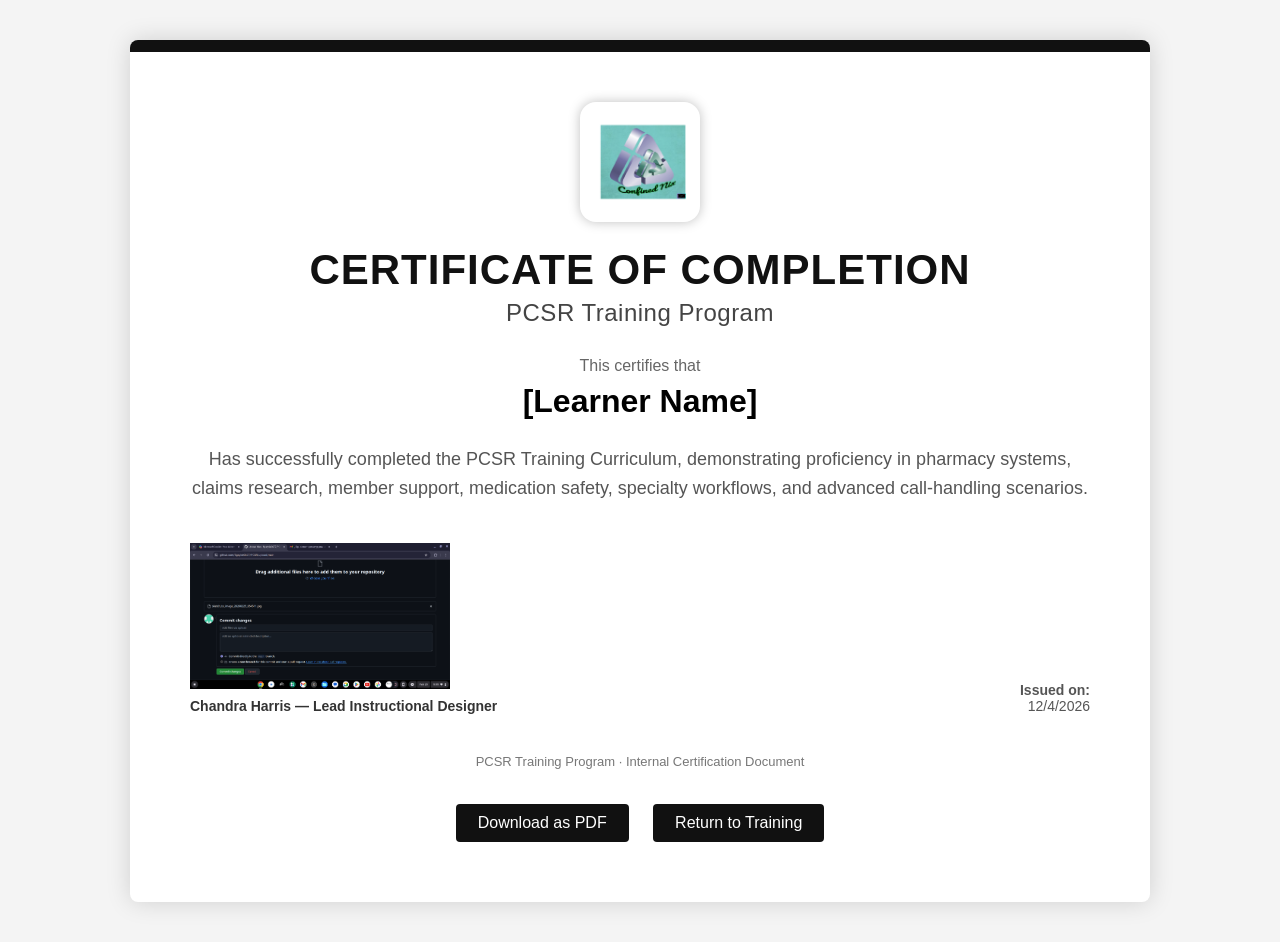
<file: certificate.html>
<!DOCTYPE html>
<html lang="en">
<head>
  <meta charset="UTF-8">
  <title>PCSR Certification — Certificate of Completion</title>
  <style>
    body {
      font-family: "Segoe UI", Arial, sans-serif;
      background: #f4f4f4;
      margin: 0;
      padding: 40px;
      display: flex;
      justify-content: center;
      align-items: center;
    }

    .certificate-container {
      background: #ffffff;
      width: 900px;
      padding: 50px 60px 60px;
      border-radius: 8px;
      box-shadow: 0 0 25px rgba(0,0,0,0.15);
      border-top: 12px solid #111111;
      text-align: center;
      position: relative;
    }

    .logo-wrapper {
      text-align: center;
      margin-bottom: 20px;
    }

    .logo-wrapper img {
      width: 120px;
      height: 120px;
      object-fit: cover;
      border-radius: 16px;
      box-shadow: 0 0 12px rgba(0,0,0,0.25);
    }

    h1 {
      font-size: 42px;
      margin: 10px 0 5px;
      color: #111111;
      letter-spacing: 1px;
      text-transform: uppercase;
    }

    h2 {
      font-size: 24px;
      margin-top: 0;
      color: #444444;
      font-weight: 500;
      letter-spacing: 0.5px;
    }

    .recipient-label {
      font-size: 16px;
      color: #666666;
      margin-top: 30px;
    }

    .recipient-name {
      font-size: 32px;
      margin: 8px 0 10px;
      font-weight: bold;
      color: #000000;
    }

    .description {
      font-size: 18px;
      color: #555555;
      margin: 25px 0 40px;
      line-height: 1.6;
    }

    .bottom-row {
      display: flex;
      justify-content: space-between;
      align-items: flex-end;
      margin-top: 40px;
    }

    .signature-block {
      text-align: left;
    }

    .signature-img {
      width: 260px;
      margin-bottom: 5px;
    }

    .signature-title {
      font-size: 14px;
      color: #333333;
      font-weight: bold;
    }

    .date-block {
      text-align: right;
      font-size: 14px;
      color: #555555;
    }

    .footer-note {
      margin-top: 40px;
      font-size: 13px;
      color: #777777;
      text-align: center;
    }

    .btn-row {
      margin-top: 35px;
      text-align: center;
    }

    .btn {
      display: inline-block;
      margin: 0 10px;
      padding: 10px 22px;
      background: #111111;
      color: #ffffff;
      text-decoration: none;
      border-radius: 4px;
      font-size: 16px;
      border: none;
      cursor: pointer;
      transition: background 0.2s ease, transform 0.1s ease;
    }

    .btn:hover {
      background: #333333;
      transform: translateY(-1px);
    }

    @media print {
      body {
        background: #ffffff;
        padding: 0;
      }
      .certificate-container {
        box-shadow: none;
        border: none;
        margin: 0;
        width: 100%;
      }
      .btn-row {
        display: none;
      }
    }
  </style>
</head>

<body>

  <div class="certificate-container">
    <div class="logo-wrapper">
      <img src="ConfinedNix.png" alt="PCSR Program Logo">
    </div>

    <h1>Certificate of Completion</h1>
    <h2>PCSR Training Program</h2>

    <div class="recipient-label">This certifies that</div>
    <div class="recipient-name" id="certName">[Learner Name]</div>

    <p class="description">
      Has successfully completed the PCSR Training Curriculum, demonstrating proficiency in pharmacy systems,
      claims research, member support, medication safety, specialty workflows, and advanced call‑handling scenarios.
    </p>

    <div class="bottom-row">
      <div class="signature-block">
        <img src="signature.jpeg" class="signature-img" alt="Signature">
        <div class="signature-title">Chandra Harris — Lead Instructional Designer</div>
      </div>

      <div class="date-block">
        <div><strong>Issued on:</strong></div>
        <div id="date"></div>
      </div>
    </div>

    <div class="footer-note">
      PCSR Training Program · Internal Certification Document
    </div>

    <div class="btn-row">
      <button onclick="window.print()" class="btn">Download as PDF</button>
      <a href="index.html" class="btn">Return to Training</a>
    </div>
  </div>

  <script>
    const params = new URLSearchParams(window.location.search);
    const name = params.get("name") || "[Learner Name]";
    document.getElementById("certName").textContent = name;

    document.getElementById("date").textContent =
      new Date().toLocaleDateString();
  </script>

</body>
</html>
</file>
<file: styles.css>
/* === PCSR TRAINING PORTAL — FINAL CORRECTED CSS === */

:root {
  --primary-blue: #143d6b;
  --sidebar-width: 260px;
  --bg-color: #f4f4f4;
  --text-dark: #333;
}

/* 1. SMOOTH SCROLLING 
   This allows the sidebar links to "jump" to sections correctly */
html {
  scroll-behavior: smooth;
}

body {
  margin: 0;
  display: flex;
  background: var(--bg-color);
  font-family: 'Segoe UI', Tahoma, Geneva, Verdana, sans-serif;
  color: var(--text-dark);
}

/* 2. SIDEBAR 
   Fixed position so it stays on the left while you scroll content */
.sidebar {
  width: var(--sidebar-width);
  background: #111;
  color: white;
  height: 100vh;
  position: fixed; 
  left: 0;
  top: 0;
  padding: 20px;
  box-sizing: border-box;
  display: flex;
  flex-direction: column;
  z-index: 1000;
}

.sidebar-title {
  font-size: 1.2rem;
  margin: 20px 0;
  text-align: center;
  font-weight: bold;
}

.sidebar-nav {
  display: flex;
  flex-direction: column;
  gap: 5px;
  overflow-y: auto; /* Allows sidebar to scroll if list is long */
}

.nav-link {
  color: #ccc;
  text-decoration: none;
  padding: 12px;
  border-radius: 4px;
  transition: background 0.3s, color 0.3s;
  font-size: 0.95rem;
  display: flex;
  justify-content: space-between;
  align-items: center;
}

.nav-link:hover, .nav-link.active {
  background: #333;
  color: white;
}

.nav-link.completed::after {
  content: "✔";
  color: #4caf50;
  font-weight: bold;
}

/* 3. MAIN CONTENT LAYOUT 
   margin-left matches sidebar width to prevent overlap */
.content-wrapper {
  margin-left: var(--sidebar-width); 
  width: calc(100% - var(--sidebar-width));
  padding: 40px;
  box-sizing: border-box;
  min-height: 100vh;
}

main {
  max-width: 900px;
  margin: 0 auto;
}

/* 4. CONTENT SECTIONS 
   Opacity set to 1 to ensure visibility on load */
.content-section {
  background: white;
  padding: 40px;
  margin-bottom: 60px;
  border-radius: 8px;
  box-shadow: 0 4px 10px rgba(0,0,0,0.08);
  opacity: 1; 
  transform: translateY(0);
}

.content-section h2 {
  color: var(--primary-blue);
  border-bottom: 2px solid #eee;
  padding-bottom: 10px;
  margin-top: 0;
}

/* 5. CARDS & QUIZ UI */
.card {
  background: #fdfdfd;
  border: 1px solid #dce1eb;
  padding: 20px;
  border-radius: 6px;
  margin: 20px 0;
}

.quiz-option {
  display: block;
  width: 100%;
  text-align: left;
  padding: 12px;
  margin: 10px 0;
  border: 1px solid #ccc;
  background: #fff;
  cursor: pointer;
  border-radius: 4px;
  transition: 0.2s;
}

.quiz-option:hover {
  background: #f0f7ff;
}

.quiz-option.selected {
  background: var(--primary-blue);
  color: white;
  border-color: var(--primary-blue);
}

.primary-btn {
  background: var(--primary-blue);
  color: white;
  border: none;
  padding: 14px 28px;
  border-radius: 4px;
  cursor: pointer;
  font-weight: bold;
  font-size: 1rem;
  margin-top: 10px;
}

.primary-btn:hover {
  background: #0d2a4a;
}

/* 6. DARK MODE */
body.dark {
  background: #1a1a1a;
  color: #eee;
}

body.dark .content-section {
  background: #2a2a2a;
  box-shadow: 0 4px 15px rgba(0,0,0,0.4);
}

body.dark .card {
  background: #333;
  border-color: #444;
}

/* 7. PROGRESS BAR */
.progress-container {
  width: 100%;
  background: #ddd;
  height: 8px;
  border-radius: 4px;
  margin-bottom: 30px;
  position: sticky;
  top: 0;
  z-index: 10;
}

.progress-bar {
  height: 100%;
  background: var(--primary-blue);
  width: 0%;
  transition: width 0.4s ease;
}

/* === FOOTER VISIBILITY FIX === */
footer {
  margin-left: 0; /* Ensures it starts from the edge of the content area */
  background: var(--primary-blue);
  color: #ffffff;
  text-align: center;
  padding: 30px 20px;
  width: 100%;
  box-sizing: border-box;
  clear: both; /* Tells the browser to put this below EVERYTHING else */
  position: relative;
  z-index: 5;
}

footer p {
  margin: 0;
  font-size: 0.95rem;
  color: white !important; /* This keeps your name visible even in Dark Mode */
}
</file>
